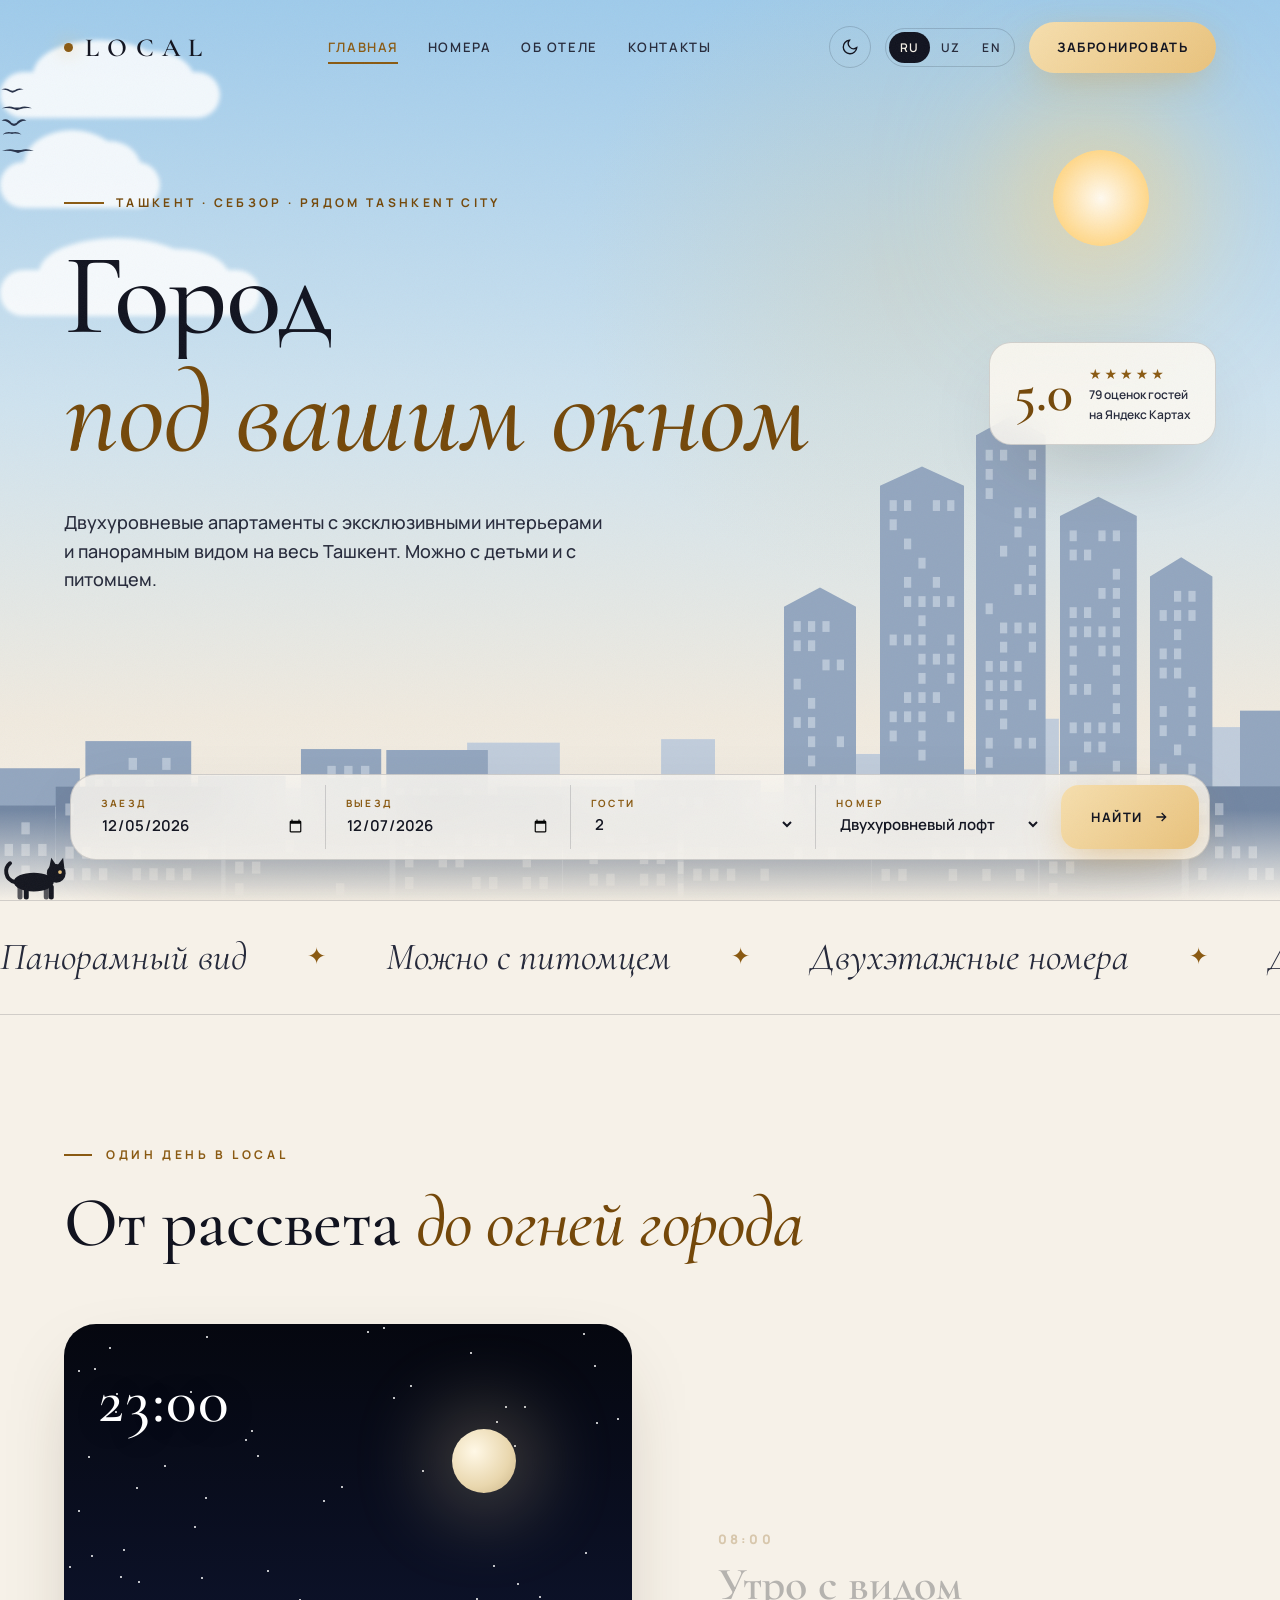
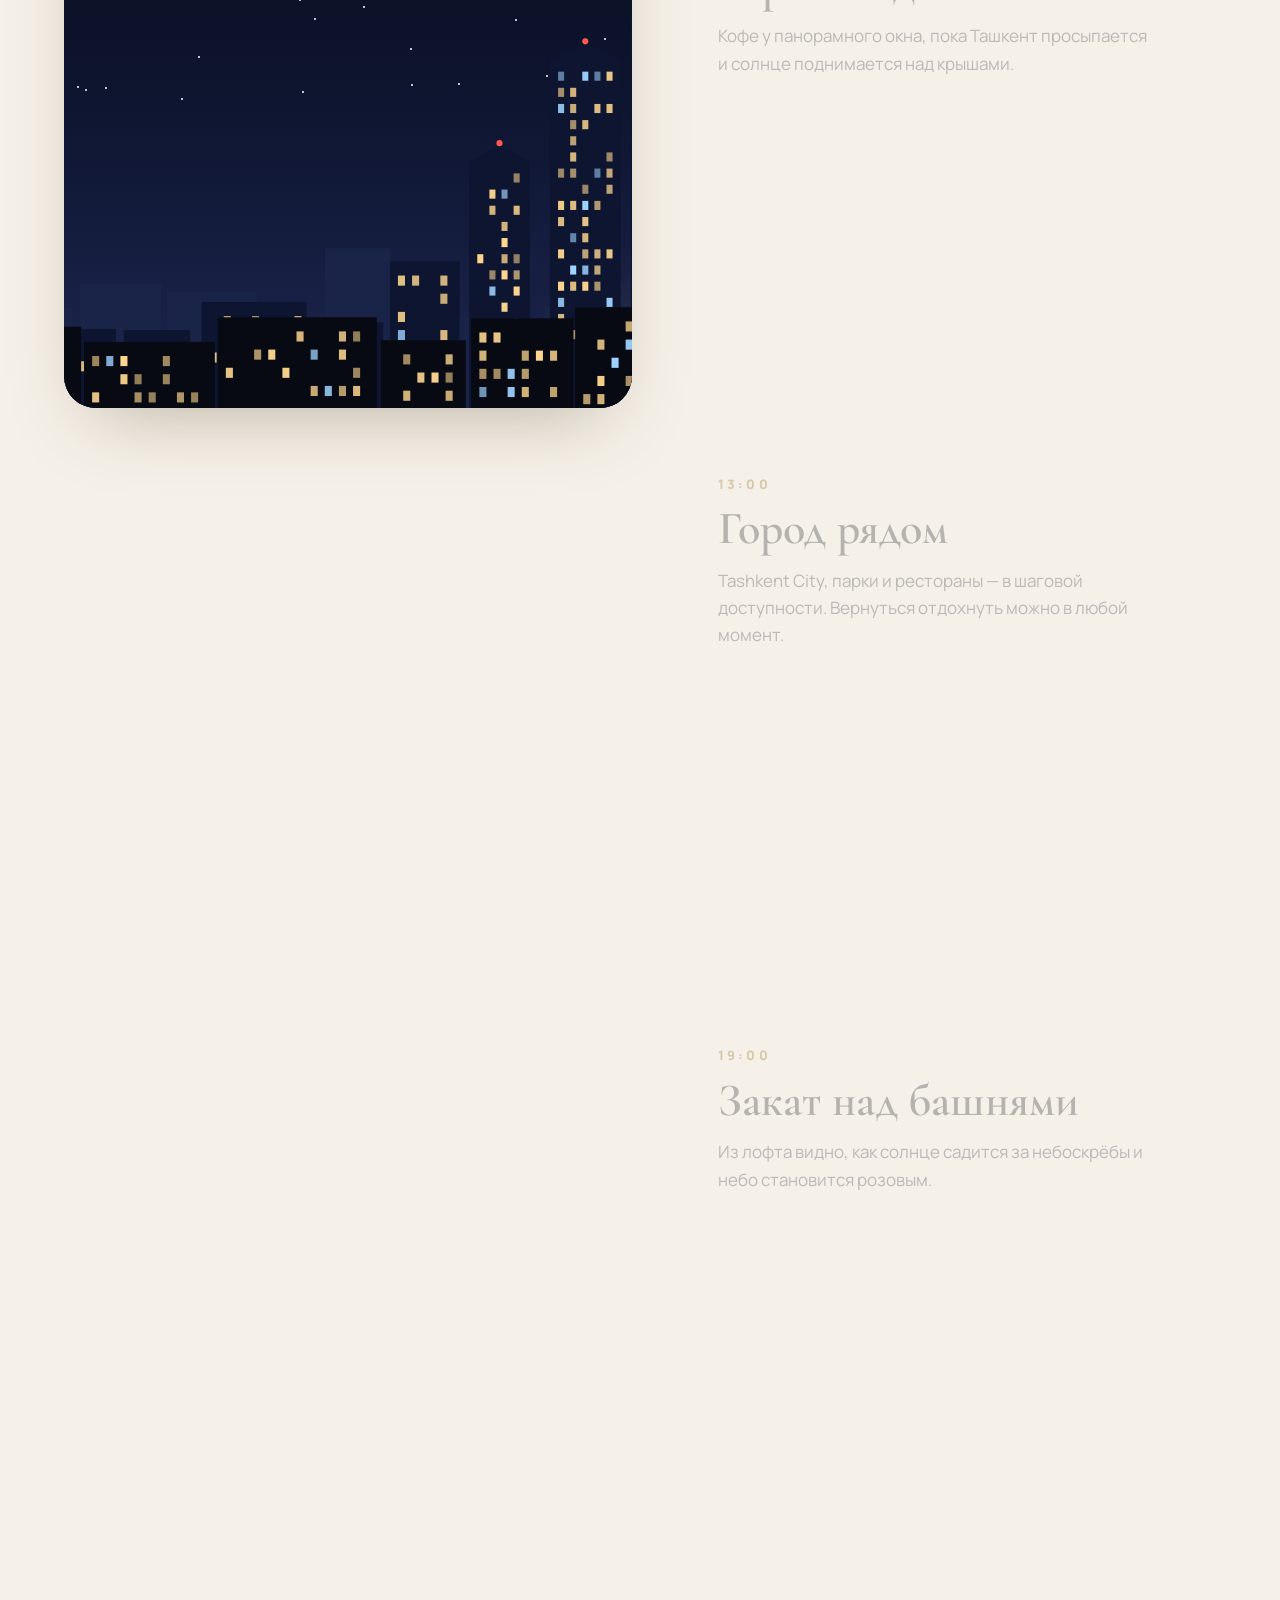
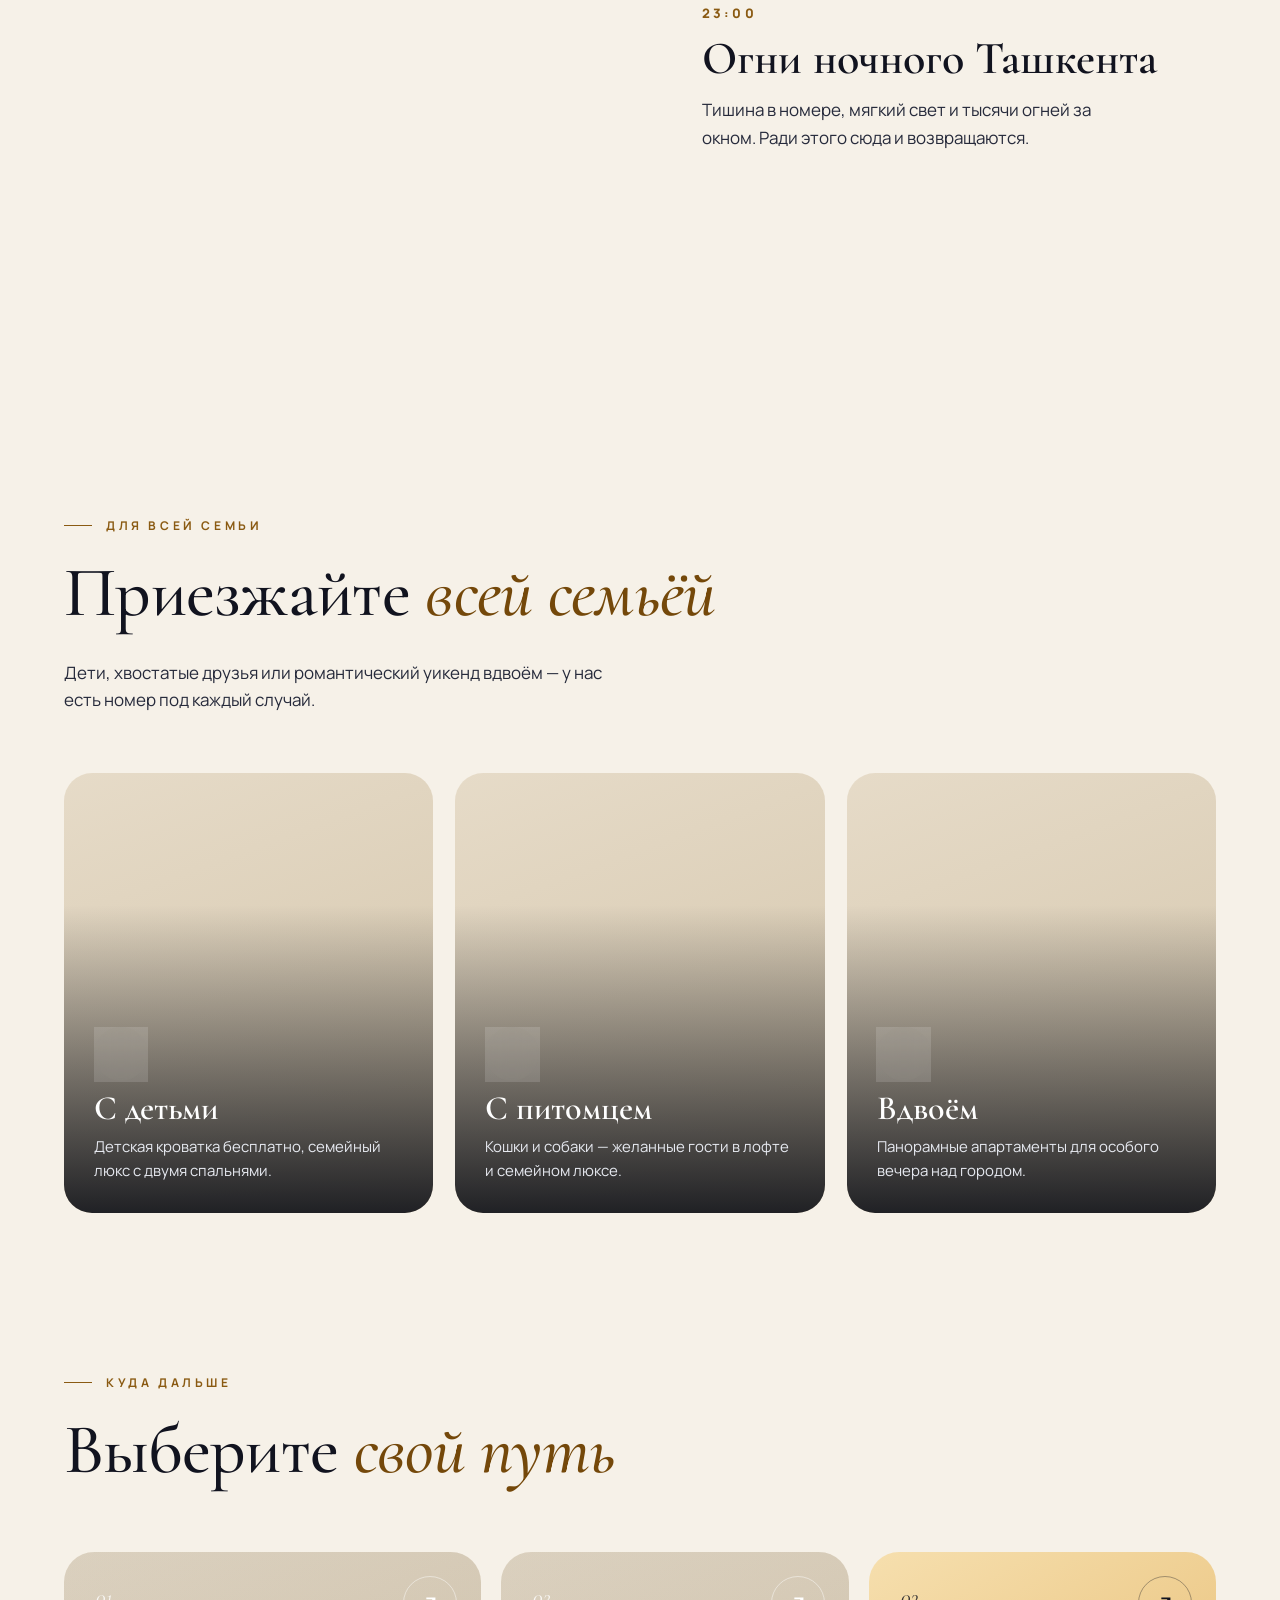
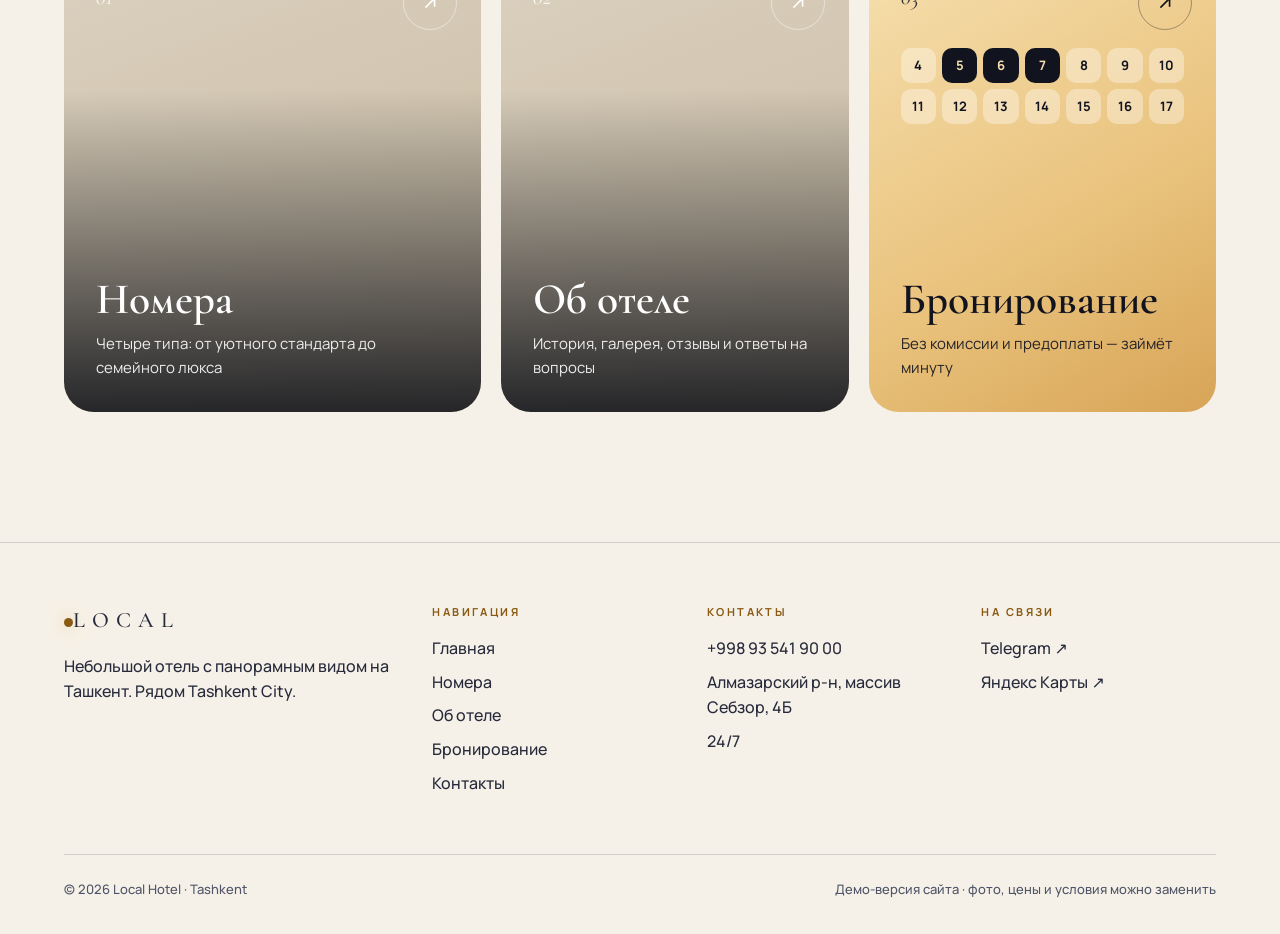
<file: index.html>
<!DOCTYPE html>
<html lang="ru" data-theme="light">
<head>
<meta charset="UTF-8">
<meta name="viewport" content="width=device-width, initial-scale=1">
<title>Local Hotel — Ташкент, Себзор · панорамные апартаменты</title>
<meta name="description" content="Local Hotel в Ташкенте: двухуровневые апартаменты с панорамным видом, рядом Tashkent City. Можно с детьми и с питомцем. Рейтинг 5.0.">
<meta property="og:title" content="Local Hotel — город под вашим окном">
<meta property="og:description" content="Панорамные апартаменты в Ташкенте. Можно с детьми и питомцем. Бронирование напрямую.">
<link rel="preconnect" href="https://fonts.googleapis.com"><link rel="preconnect" href="https://fonts.gstatic.com" crossorigin>
<link href="https://fonts.googleapis.com/css2?family=Cormorant+Garamond:ital,wght@0,400;0,500;0,600;1,400;1,500;1,600&family=Manrope:wght@400;500;600;700;800&display=swap" rel="stylesheet">
<link rel="stylesheet" href="style.css?v=1794909452">
<script>document.documentElement.dataset.theme=(()=>{try{return localStorage.getItem('lh_theme')||'light'}catch(e){return'light'}})()</script>
</head>
<body data-page="home">

<!-- ГЛАВНЫЙ ЭКРАН -->
<section class="hero" id="hero">
  <div class="hero-glow" id="glow"></div>
  <div class="stars" id="stars"></div>
  <div class="shoot" style="top:12%;right:22%"></div>
  <div class="shoot" style="top:22%;right:48%;animation-delay:3.5s"></div>
  <div id="clouds"></div>
  <div class="birds" id="birds"></div>
  <div class="orbs" id="orb"><div class="o-sun"></div><div class="o-moon"></div></div>
  <div class="hero-sky city-auto" id="heroSky"><svg data-city="420" viewBox="0 0 1600 420" preserveAspectRatio="xMidYMax slice"></svg></div>

  <div class="hero-inner">
    <div class="eyebrow" data-i18n="eyebrow"></div>
    <h1 class="h1 split" data-i18n="h1"></h1>
    <p class="hero-sub reveal d2" data-i18n="hero_sub"></p>
  </div>

  <div class="rating-chip">
    <b>5.0</b>
    <div><div class="stars5">★★★★★</div><small data-i18n="chip"></small></div>
  </div>

  <form class="book-bar" id="quick" autocomplete="off">
    <div class="field"><label data-i18n="f_in"></label><input type="date" id="qIn" required></div>
    <div class="field"><label data-i18n="f_out"></label><input type="date" id="qOut" required></div>
    <div class="field"><label data-i18n="f_guests"></label>
      <select id="qG"><option>1</option><option selected>2</option><option>3</option><option>4</option><option>5</option></select></div>
    <div class="field"><label data-i18n="f_room"></label><select id="qRoom"></select></div>
    <button class="btn btn-gold" type="submit"><span data-i18n="check"></span>
      <svg viewBox="0 0 24 24" fill="none" stroke="currentColor" stroke-width="2"><path d="M5 12h14M13 6l6 6-6 6"/></svg></button>
  </form>
</section>

<!-- БЕГУЩАЯ СТРОКА + КОТ -->
<div class="marquee" id="marquee"><div class="marquee-track" id="mq"></div></div>

<!-- ОДИН ДЕНЬ В LOCAL -->
<section class="sec day" id="day">
  <div class="wrap">
    <div class="kicker reveal" data-i18n="day_k"></div>
    <h2 class="h2 split" data-i18n="day_h"></h2>
    <div class="day-grid">
      <div class="day-sticky">
        <div class="day-sky s0" id="daySky">
          <i class="sky-l l0"></i><i class="sky-l l1"></i><i class="sky-l l2"></i><i class="sky-l l3"></i>
          <div class="day-stars" id="dayStars"></div>
          <div class="d-sun"></div><div class="d-moon"></div>
          <div class="day-time" id="dayTime">08:00</div>
          <div class="day-city"><svg id="daySvg" viewBox="0 0 1600 420" preserveAspectRatio="xMidYMax slice"></svg></div>
        </div>
      </div>
      <div class="day-steps">
        <div class="step" data-s="0"><span class="time" data-i18n="d1_t"></span><h3 data-i18n="d1_h"></h3><p data-i18n="d1_p"></p></div>
        <div class="step" data-s="1"><span class="time" data-i18n="d2_t"></span><h3 data-i18n="d2_h"></h3><p data-i18n="d2_p"></p></div>
        <div class="step" data-s="2"><span class="time" data-i18n="d3_t"></span><h3 data-i18n="d3_h"></h3><p data-i18n="d3_p"></p></div>
        <div class="step" data-s="3"><span class="time" data-i18n="d4_t"></span><h3 data-i18n="d4_h"></h3><p data-i18n="d4_p"></p></div>
      </div>
    </div>
  </div>
</section>

<!-- ДЛЯ ВСЕЙ СЕМЬИ -->
<section class="sec" style="padding-top:30px">
  <div class="wrap">
    <div class="kicker reveal" data-i18n="fam_k"></div>
    <h2 class="h2 split" data-i18n="fam_h"></h2>
    <p class="lead reveal d1" style="margin-top:24px" data-i18n="fam_p"></p>
    <div class="family">
      <a href="booking.html?kids=1" class="fam reveal" data-tilt><div class="ph" id="famKids"></div>
        <div><span class="emo" data-ic="kid"></span><h3 data-i18n="fam1_h"></h3><p data-i18n="fam1_p"></p></div></a>
      <a href="booking.html?pet=1" class="fam reveal d1" data-tilt><div class="ph" id="famPet"></div>
        <div><span class="emo" data-ic="pet"></span><h3 data-i18n="fam2_h"></h3><p data-i18n="fam2_p"></p></div></a>
      <a href="booking.html?room=pano" class="fam reveal d2" data-tilt><div class="ph" id="famTwo"></div>
        <div><span class="emo" data-ic="heart"></span><h3 data-i18n="fam3_h"></h3><p data-i18n="fam3_p"></p></div></a>
    </div>
  </div>
</section>

<!-- КУДА ДАЛЬШЕ -->
<section class="sec" style="padding-top:30px">
  <div class="wrap">
    <div class="kicker reveal" data-i18n="go_k"></div>
    <h2 class="h2 split" data-i18n="go_h"></h2>
    <div class="go-grid">
      <a href="rooms.html" class="go reveal"><div class="ph" id="go1"></div><span class="go-n">01</span>
        <div class="go-t"><h3 data-i18n="go1"></h3><p data-i18n="go1s"></p></div><span class="go-arrow"><svg viewBox="0 0 24 24" fill="none" stroke="currentColor" stroke-width="1.8"><path d="M7 17 17 7M8 7h9v9"/></svg></span></a>
      <a href="about.html" class="go reveal d1"><div class="ph" id="go2"></div><span class="go-n">02</span>
        <div class="go-t"><h3 data-i18n="go2"></h3><p data-i18n="go2s"></p></div><span class="go-arrow"><svg viewBox="0 0 24 24" fill="none" stroke="currentColor" stroke-width="1.8"><path d="M7 17 17 7M8 7h9v9"/></svg></span></a>
      <a href="booking.html" class="go gold reveal d2"><span class="go-n">03</span>
        <div class="go-cal" id="goCal"></div>
        <div class="go-t"><h3 data-i18n="go3"></h3><p data-i18n="go3s"></p></div><span class="go-arrow"><svg viewBox="0 0 24 24" fill="none" stroke="currentColor" stroke-width="1.8"><path d="M7 17 17 7M8 7h9v9"/></svg></span></a>
    </div>
  </div>
</section>

<script src="app.js?v=1794909452"></script>
<script>

/* фото */
const img=(id,src)=>$(id).insertAdjacentHTML('afterbegin',`<img src="${src}" alt="" loading="lazy" onerror="this.remove()">`);
img('#famKids',IMG.kids); img('#famPet',IMG.dogs); img('#famTwo',ROOMS[2].img);

/* небо: звёзды, облака, птицы */
const st=$('#stars');
for(let i=0;i<110;i++){const s=document.createElement('i');s.style.cssText=`left:${rnd(0,100)}%;top:${rnd(0,100)}%;animation-delay:${rnd(0,3)}s;transform:scale(${rnd(.5,1.4)})`;st.appendChild(s)}
[[8,220,55],[18,160,75],[30,260,95]].forEach(([top,w,dur],i)=>$('#clouds').insertAdjacentHTML('beforeend',`<div class="cloud" style="top:${top}%;width:${w}px;animation-duration:${dur}s;animation-delay:-${i*22}s"></div>`));
/* стая: силуэты птиц с гнущимися крыльями (morph), у каждой свой ритм */
const W={up:'M0 4 Q7 -1 13 7 L16 8 L19 7 Q25 -1 32 4 Q25 3 19 10 L16 11 L13 10 Q7 3 0 4 Z',mid:'M0 9 Q7 6 13 8 L16 8 L19 8 Q25 6 32 9 Q25 8 19 10 L16 11 L13 10 Q7 8 0 9 Z',dn:'M3 15 Q8 9 13 8 L16 8 L19 8 Q24 9 29 15 Q24 12 19 10 L16 11 L13 10 Q8 12 3 15 Z'};
const flap=[W.mid,W.up,W.mid,W.dn,W.mid,W.up,W.mid,W.dn,W.mid,W.up,W.mid,W.mid,W.mid].join(';');
const kt=[...Array(13)].map((_,i)=>(i/12).toFixed(3)).join(';');
const ks=[...Array(12)].map(()=>'.45 0 .55 1').join(';');
[[16,0,38,1],[34,-1.4,38,.82],[2,-2.3,38,.74],[58,-19,46,1.05],[44,-20.5,46,.7]].forEach(([top,del,dur,sc],i)=>$('#birds').insertAdjacentHTML('beforeend',
 `<div class="bird" style="top:${top}px;animation-delay:${del}s;animation-duration:${dur}s"><div class="bob" style="animation-duration:${(3.2+i*.6).toFixed(1)}s;animation-delay:-${i}s">
  <svg viewBox="-2 -3 36 20" style="width:${(34*sc).toFixed(0)}px;height:${(19*sc).toFixed(0)}px"><path d="${W.mid}">
   <animate attributeName="d" dur="${(1.9+i*.23).toFixed(2)}s" begin="-${(i*.37).toFixed(2)}s" repeatCount="indefinite" values="${flap}" keyTimes="${kt}" calcMode="spline" keySplines="${ks}"/></path></svg></div></div>`));

/* свечение и параллакс */
const hero=$('#hero'),glow=$('#glow');
hero.addEventListener('mousemove',e=>{const r=hero.getBoundingClientRect();glow.style.left=(e.clientX-r.left)+'px';glow.style.top=(e.clientY-r.top)+'px'});
addEventListener('scroll',()=>{const y=scrollY;if(y<innerHeight){$('#heroSky').style.transform=`translateY(${y*.22}px)`;$('#orb').style.transform=`translateY(${y*.5}px)`}},{passive:true});

/* быстрый поиск → страница бронирования */
const iso=d=>d.toISOString().slice(0,10);
$('#qIn').min=iso(new Date());$('#qIn').value=iso(new Date(Date.now()+864e5));$('#qOut').value=iso(new Date(Date.now()+3*864e5));
$('#qIn').onchange=()=>{if($('#qOut').value<=$('#qIn').value){const n=new Date($('#qIn').value);n.setDate(n.getDate()+1);$('#qOut').value=iso(n)}};
$('#quick').onsubmit=e=>{e.preventDefault();
  const q=new URLSearchParams({in:$('#qIn').value,out:$('#qOut').value,adults:$('#qG').value,room:$('#qRoom').value});
  const a=document.createElement('a');a.href='booking.html?'+q;document.body.appendChild(a);a.click()};

/* кот */
LH.cat($('#marquee'));


/* один день: небо меняется при прокрутке */
const sky=$('#daySky');
city($('#daySvg'),420,{c1:'var(--b1)',c2:'var(--b2)',c3:'var(--b3)',lit:'#ffd890'});
for(let i=0;i<60;i++){const s=document.createElement('i');s.style.cssText=`left:${rnd(0,100)}%;top:${rnd(0,55)}%;animation-delay:${rnd(0,3)}s`;$('#dayStars').appendChild(s)}
const PAL=[['#e9c6b5','#c69c93','#9b7d86'],['#a9c2da','#7d97b5','#5b7392'],['#7a5277','#4c3560','#2a2140'],['#1a2448','#0e1530','#070a12']];
function setDay(i){
  sky.className='day-sky s'+i;
  PAL[i].forEach((c,k)=>sky.style.setProperty('--b'+(k+1),c));
  $('#dayTime').textContent=['08:00','13:00','19:00','23:00'][i];
  $$('.step').forEach(st=>st.classList.toggle('on',+st.dataset.s===i));
}
setDay(0);
const dio=new IntersectionObserver(es=>es.forEach(e=>{if(e.isIntersecting)setDay(+e.target.dataset.s)}),{rootMargin:'-45% 0px -45% 0px'});
$$('.step').forEach(st=>dio.observe(st));

/* карточки «куда дальше» */
img('#go1',ROOMS[1].img); img('#go2',IMG.about);
const d0=new Date();$('#goCal').innerHTML=[...Array(14)].map((_,i)=>{const d=new Date(d0.getTime()+i*864e5);return `<span class="${i>=1&&i<=3?'sel':''}">${d.getDate()}</span>`}).join('');

/* динамика при смене языка */
function render(){
  const it=t('mq').map(x=>`<span>${x}</span>`).join('');$('#mq').innerHTML=it+it+it;
  const sel=$('#qRoom'),cur=sel.value||'loft';
  sel.innerHTML=ROOMS.map(r=>`<option value="${r.id}">${t('r_'+r.id)}</option>`).join('');sel.value=cur;
}
document.addEventListener('lang',render);
LH.init();
</script>
</body>
</html>
</file>
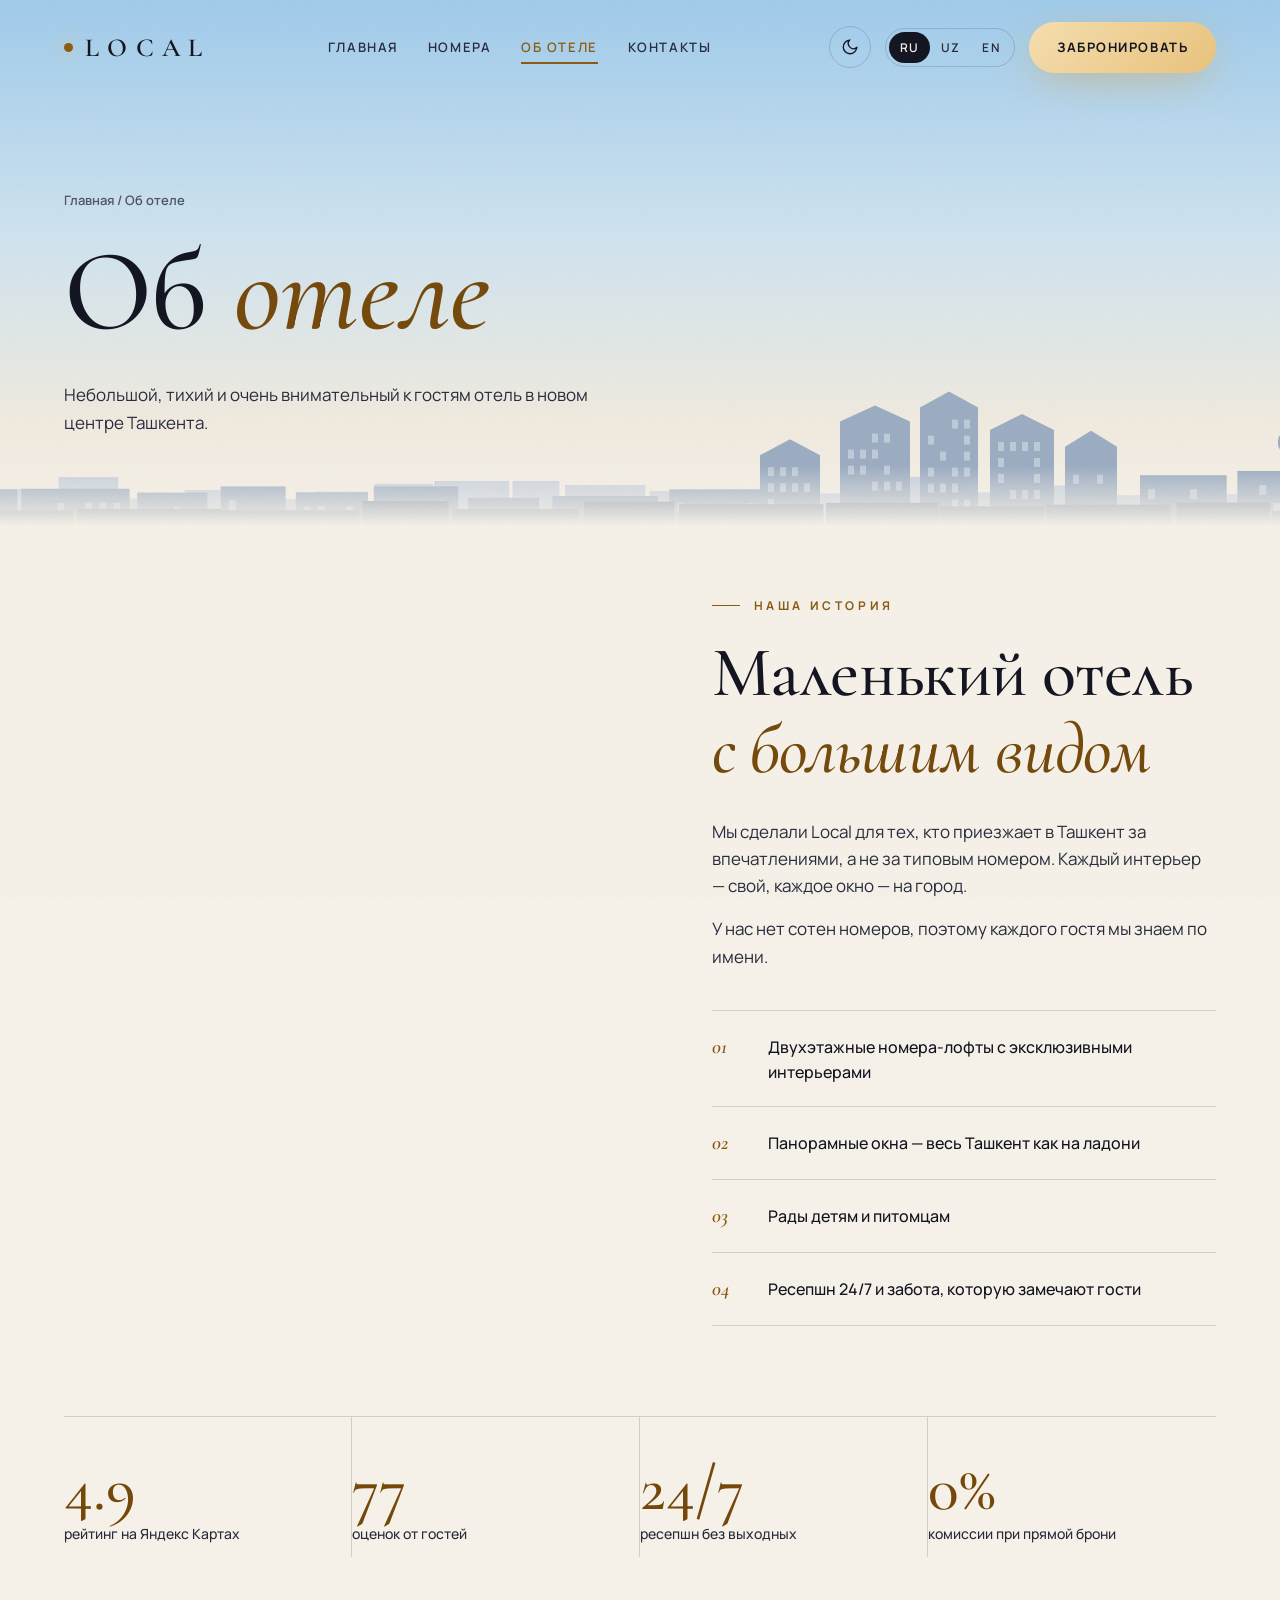
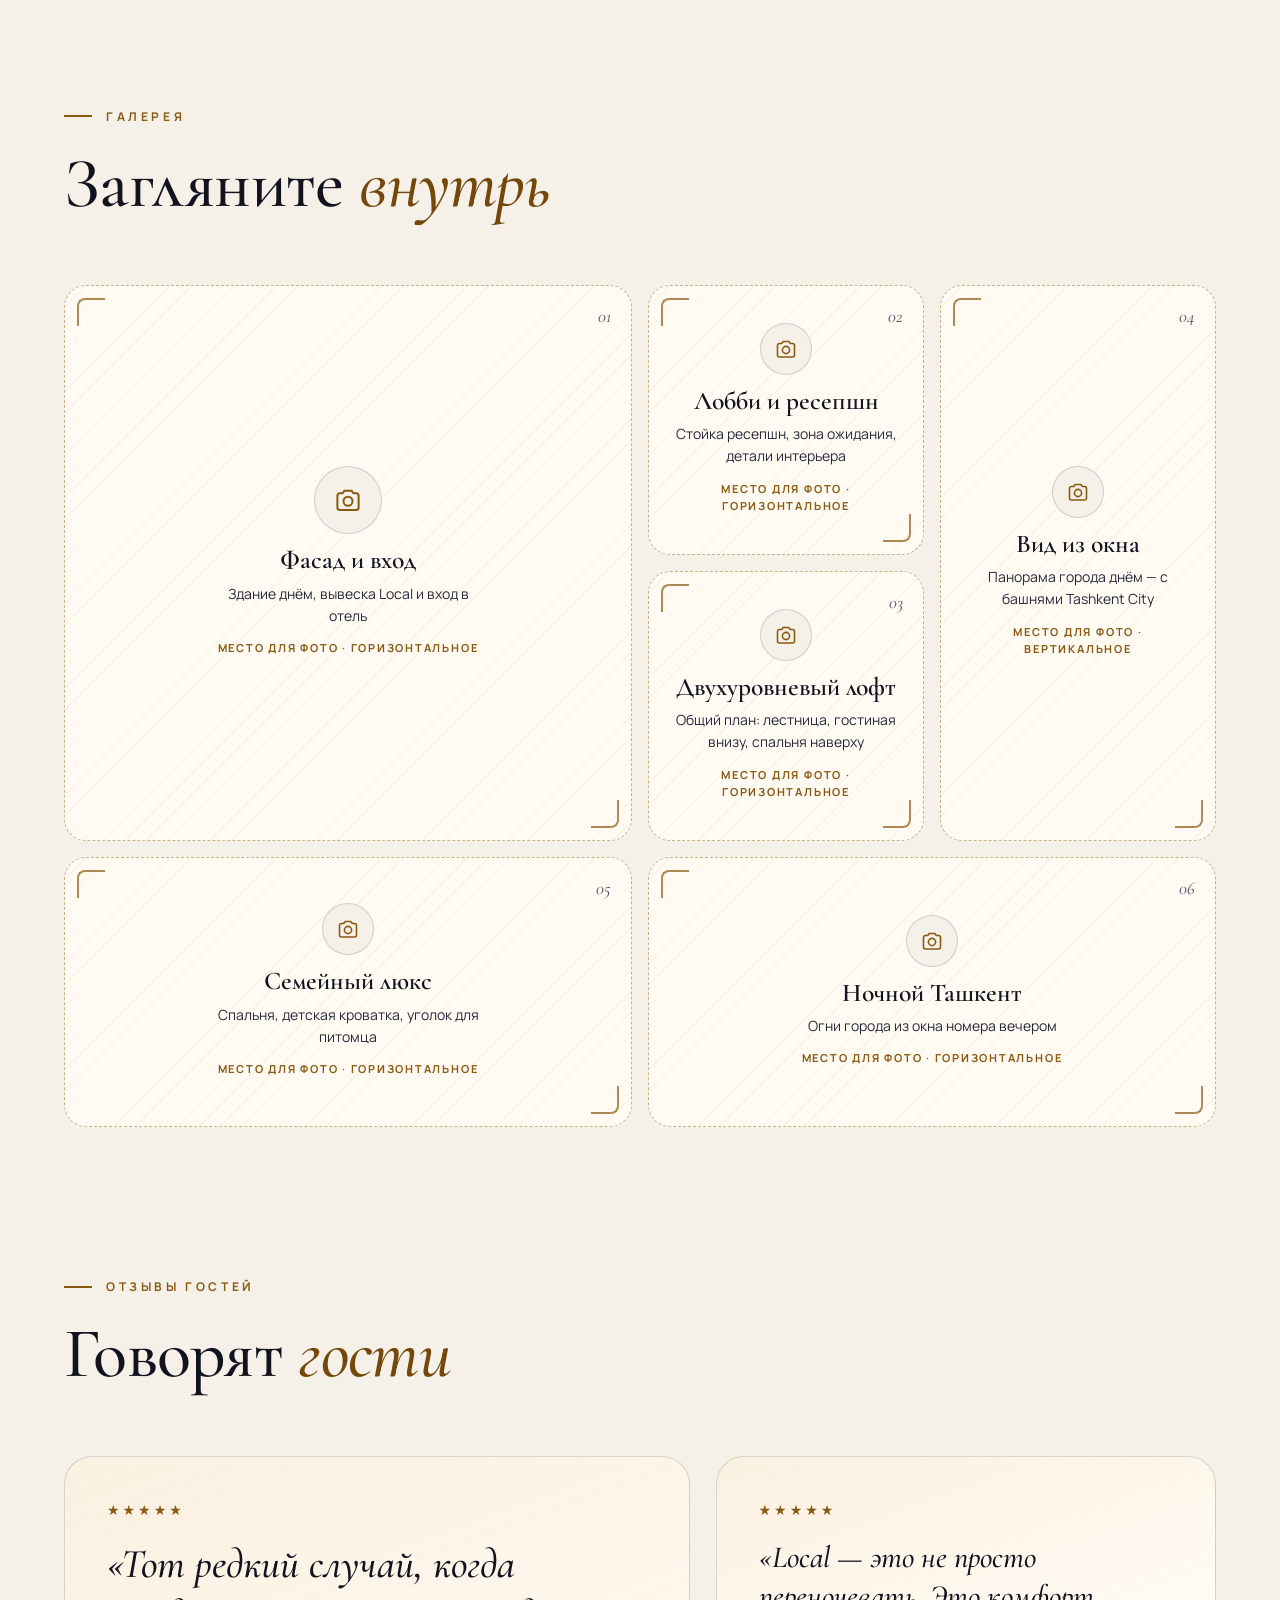
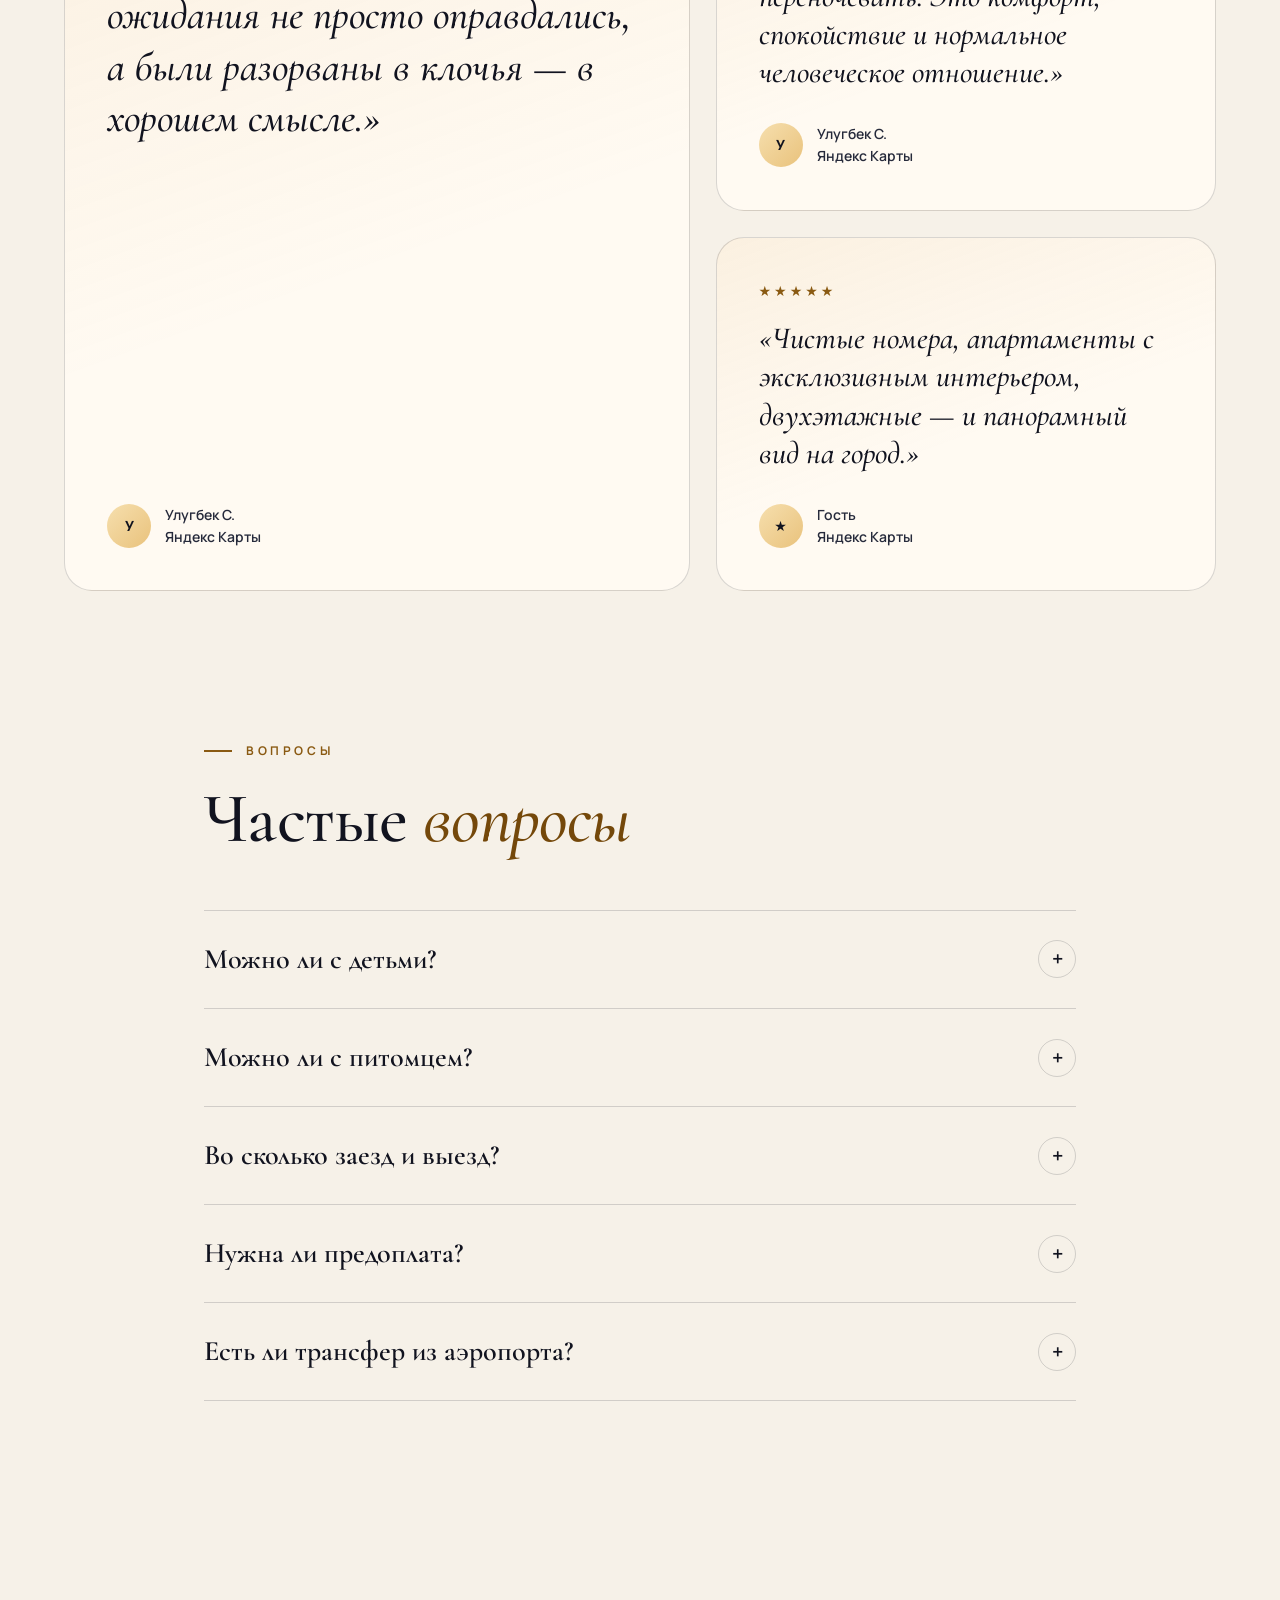
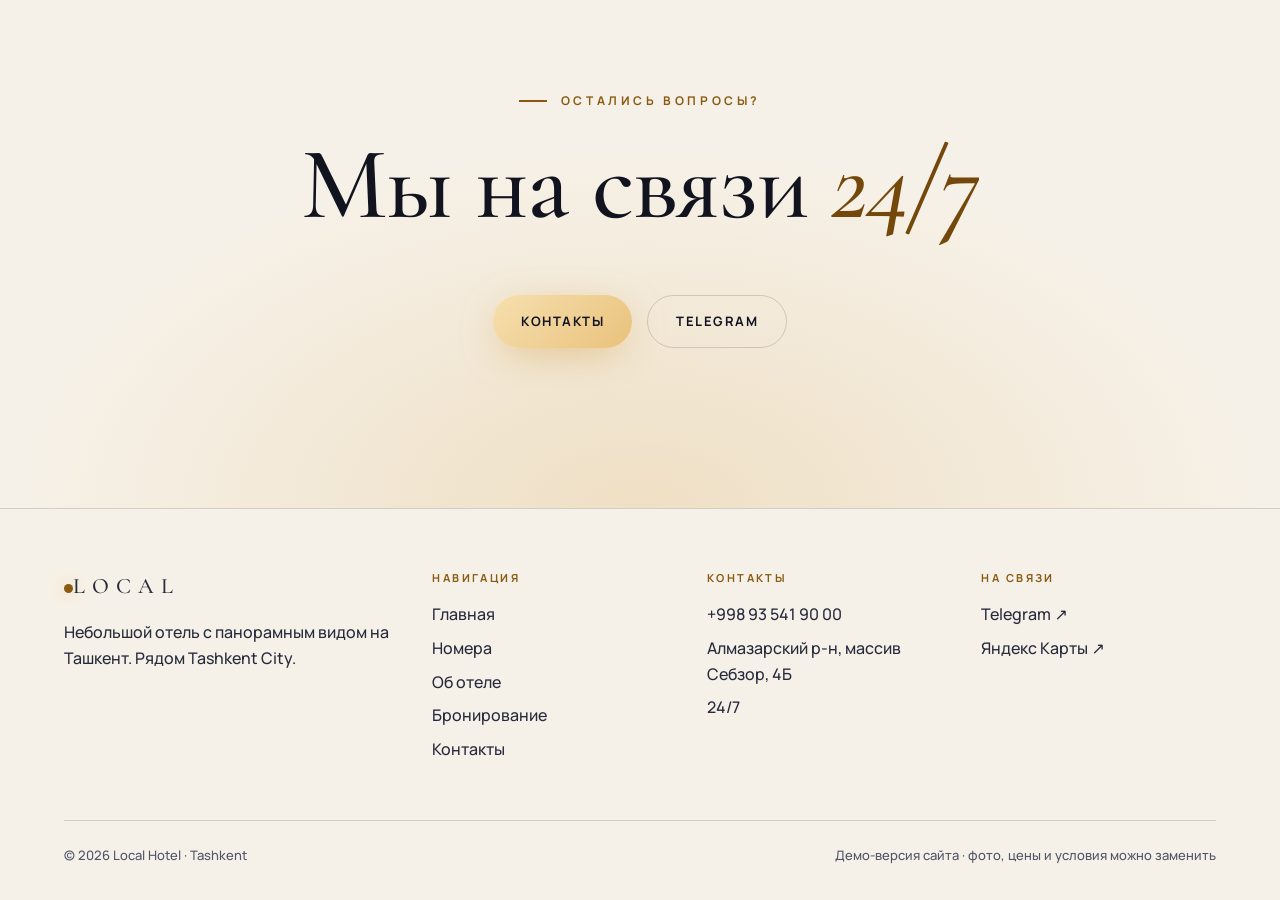
<file: about.html>
<!DOCTYPE html>
<html lang="ru" data-theme="light">
<head>
<meta charset="UTF-8">
<meta name="viewport" content="width=device-width, initial-scale=1">
<title>Об отеле — Local Hotel, Ташкент</title>
<meta name="description" content="Local Hotel — небольшой отель с панорамным видом на Ташкент. История, галерея, отзывы и ответы на частые вопросы.">
<link rel="preconnect" href="https://fonts.googleapis.com"><link rel="preconnect" href="https://fonts.gstatic.com" crossorigin>
<link href="https://fonts.googleapis.com/css2?family=Cormorant+Garamond:ital,wght@0,400;0,500;0,600;1,400;1,500;1,600&family=Manrope:wght@400;500;600;700;800&display=swap" rel="stylesheet">
<link rel="stylesheet" href="style.css?v=1794909452">
<script>document.documentElement.dataset.theme=(()=>{try{return localStorage.getItem('lh_theme')||'light'}catch(e){return'light'}})()</script>
</head>
<body data-page="about">

<header class="page-head">
  <div class="wrap">
    <div class="crumbs reveal"><a href="index.html" data-i18n="nav_home"></a> / <span data-i18n="nav_about"></span></div>
    <h1 class="h1 split" data-i18n="ap_h"></h1>
    <p class="lead reveal d2" data-i18n="ap_p"></p>
  </div>
  <div class="mini-city city-auto"><svg data-city="140" viewBox="0 0 1600 140" preserveAspectRatio="xMidYMax slice"></svg></div>
</header>

<section class="sec" style="padding-top:70px">
  <div class="wrap">
    <div class="about-grid">
      <div class="ph arch reveal" id="storyImg"><div class="badge" data-i18n="badge"></div></div>
      <div>
        <div class="kicker reveal" data-i18n="story_k"></div>
        <h2 class="h2 split" data-i18n="story_h"></h2>
        <p class="lead reveal d1" style="margin-top:26px" data-i18n="story_p1"></p>
        <p class="lead reveal d2" style="margin-top:16px" data-i18n="story_p2"></p>
        <div class="num-list reveal d3">
          <div><em>01</em><p data-i18n="a1"></p></div>
          <div><em>02</em><p data-i18n="a2"></p></div>
          <div><em>03</em><p data-i18n="a3"></p></div>
          <div><em>04</em><p data-i18n="a4"></p></div>
        </div>
      </div>
    </div>
    <div class="stats">
      <div class="stat reveal"><b data-count="5.0">0</b><span data-i18n="s1"></span></div>
      <div class="stat reveal d1"><b data-count="79">0</b><span data-i18n="s2"></span></div>
      <div class="stat reveal d2"><b>24/7</b><span data-i18n="s3"></span></div>
      <div class="stat reveal d3"><b>0%</b><span data-i18n="s4"></span></div>
    </div>
  </div>
</section>

<section class="sec" style="padding-top:20px">
  <div class="wrap">
    <div class="kicker reveal" data-i18n="gal_k"></div>
    <h2 class="h2 split" data-i18n="gal_h"></h2>
    <div class="gallery slots" id="gallery"></div>
  </div>
</section>

<section class="sec" style="padding-top:20px">
  <div class="wrap">
    <div class="kicker reveal" data-i18n="rev_k"></div>
    <h2 class="h2 split" data-i18n="rev_h"></h2>
    <div class="reviews">
      <div class="rev big reveal"><div><div class="stars5">★★★★★</div><q data-i18n="r1"></q></div>
        <div class="who"><div class="av">У</div><div>Улугбек С.<br><span data-i18n="ya"></span></div></div></div>
      <div class="rev reveal d1"><div class="stars5">★★★★★</div><q data-i18n="r2"></q>
        <div class="who"><div class="av">У</div><div>Улугбек С.<br><span data-i18n="ya"></span></div></div></div>
      <div class="rev reveal d2"><div class="stars5">★★★★★</div><q data-i18n="r3"></q>
        <div class="who"><div class="av">★</div><div><span data-i18n="guest_n"></span><br><span data-i18n="ya"></span></div></div></div>
    </div>
  </div>
</section>

<section class="sec" style="padding-top:20px">
  <div class="wrap" style="max-width:1000px">
    <div class="kicker reveal" data-i18n="faq_k"></div>
    <h2 class="h2 split" data-i18n="faq_h"></h2>
    <div class="faq reveal d1">
      <div class="qa"><button><span data-i18n="q1"></span><i>+</i></button><div class="ans"><div><p data-i18n="aq1"></p></div></div></div>
      <div class="qa"><button><span data-i18n="q2"></span><i>+</i></button><div class="ans"><div><p data-i18n="aq2"></p></div></div></div>
      <div class="qa"><button><span data-i18n="q3"></span><i>+</i></button><div class="ans"><div><p data-i18n="aq3"></p></div></div></div>
      <div class="qa"><button><span data-i18n="q4"></span><i>+</i></button><div class="ans"><div><p data-i18n="aq4"></p></div></div></div>
      <div class="qa"><button><span data-i18n="q5"></span><i>+</i></button><div class="ans"><div><p data-i18n="aq5"></p></div></div></div>
    </div>
  </div>
</section>

<section class="cta">
  <div class="wrap">
    <div class="kicker reveal" style="justify-content:center" data-i18n="more_k"></div>
    <h2 class="h2 split" data-i18n="more_h"></h2>
    <div class="btns reveal d2">
      <a href="contacts.html" class="btn btn-gold"><span data-i18n="more_btn"></span></a>
      <a href="https://t.me/+998935419000" target="_blank" rel="noopener" class="btn btn-ghost"><span>Telegram</span></a>
    </div>
  </div>
</section>

<script src="app.js?v=1794909452"></script>
<script>
$('#storyImg').insertAdjacentHTML('afterbegin',`<img src="${IMG.r1}" alt="" loading="lazy" onerror="this.remove()">`);
function gallery(){
  $('#gallery').innerHTML=GALLERY.map((g,i)=>g.img
    ?`<div class="ph reveal in d${i%4}"><img src="${g.img}" alt="${t(g.key+'_h')}" loading="lazy" onerror="this.remove()"></div>`
    :`<div class="slot reveal in d${i%4}"><span class="slot-n">0${i+1}</span>
        <div class="slot-c"><span class="slot-ic">${LH.ic('camera')}</span>
        <h4>${t(g.key+'_h')}</h4><p>${t(g.key+'_p')}</p>
        <small>${t('slot')} · ${t('o_'+g.o)}</small></div></div>`).join('');
}
document.addEventListener('lang',gallery);
LH.faq(); LH.lightbox(); LH.init();
</script>
</body>
</html>
</file>
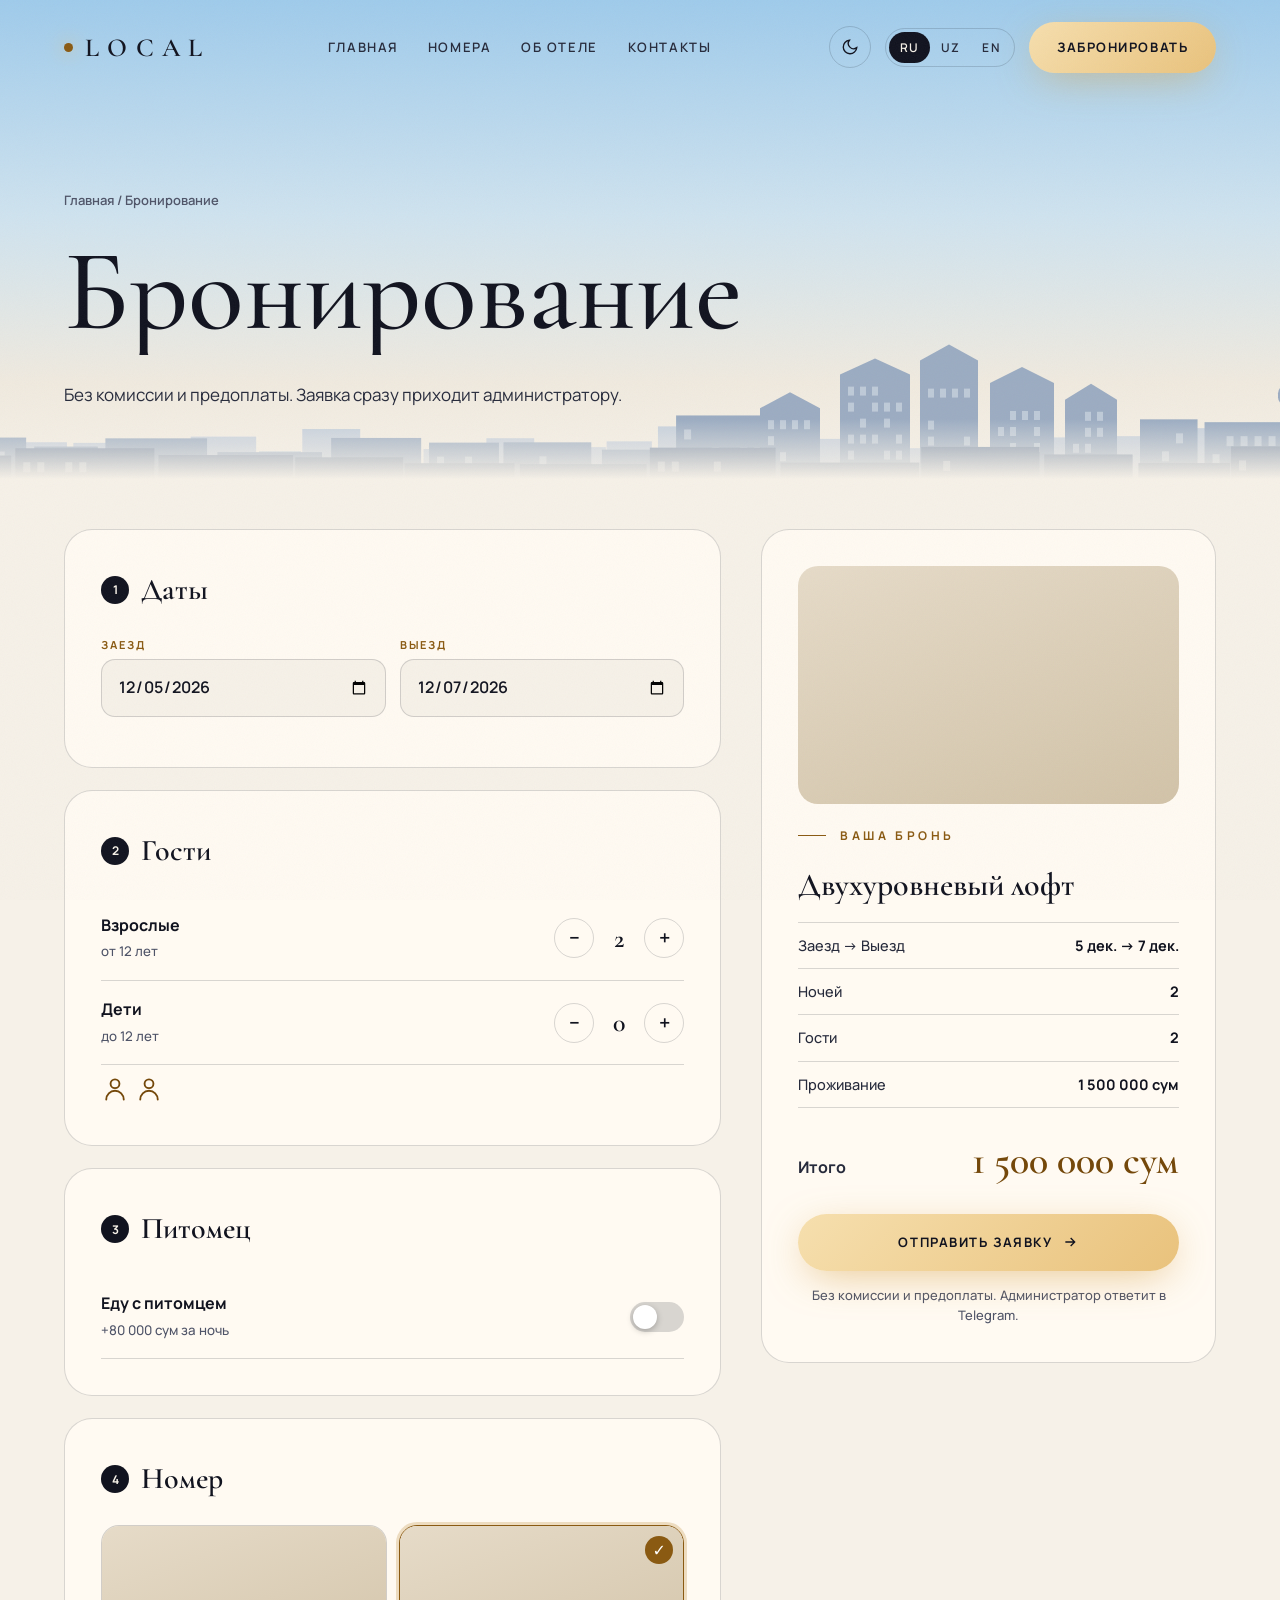
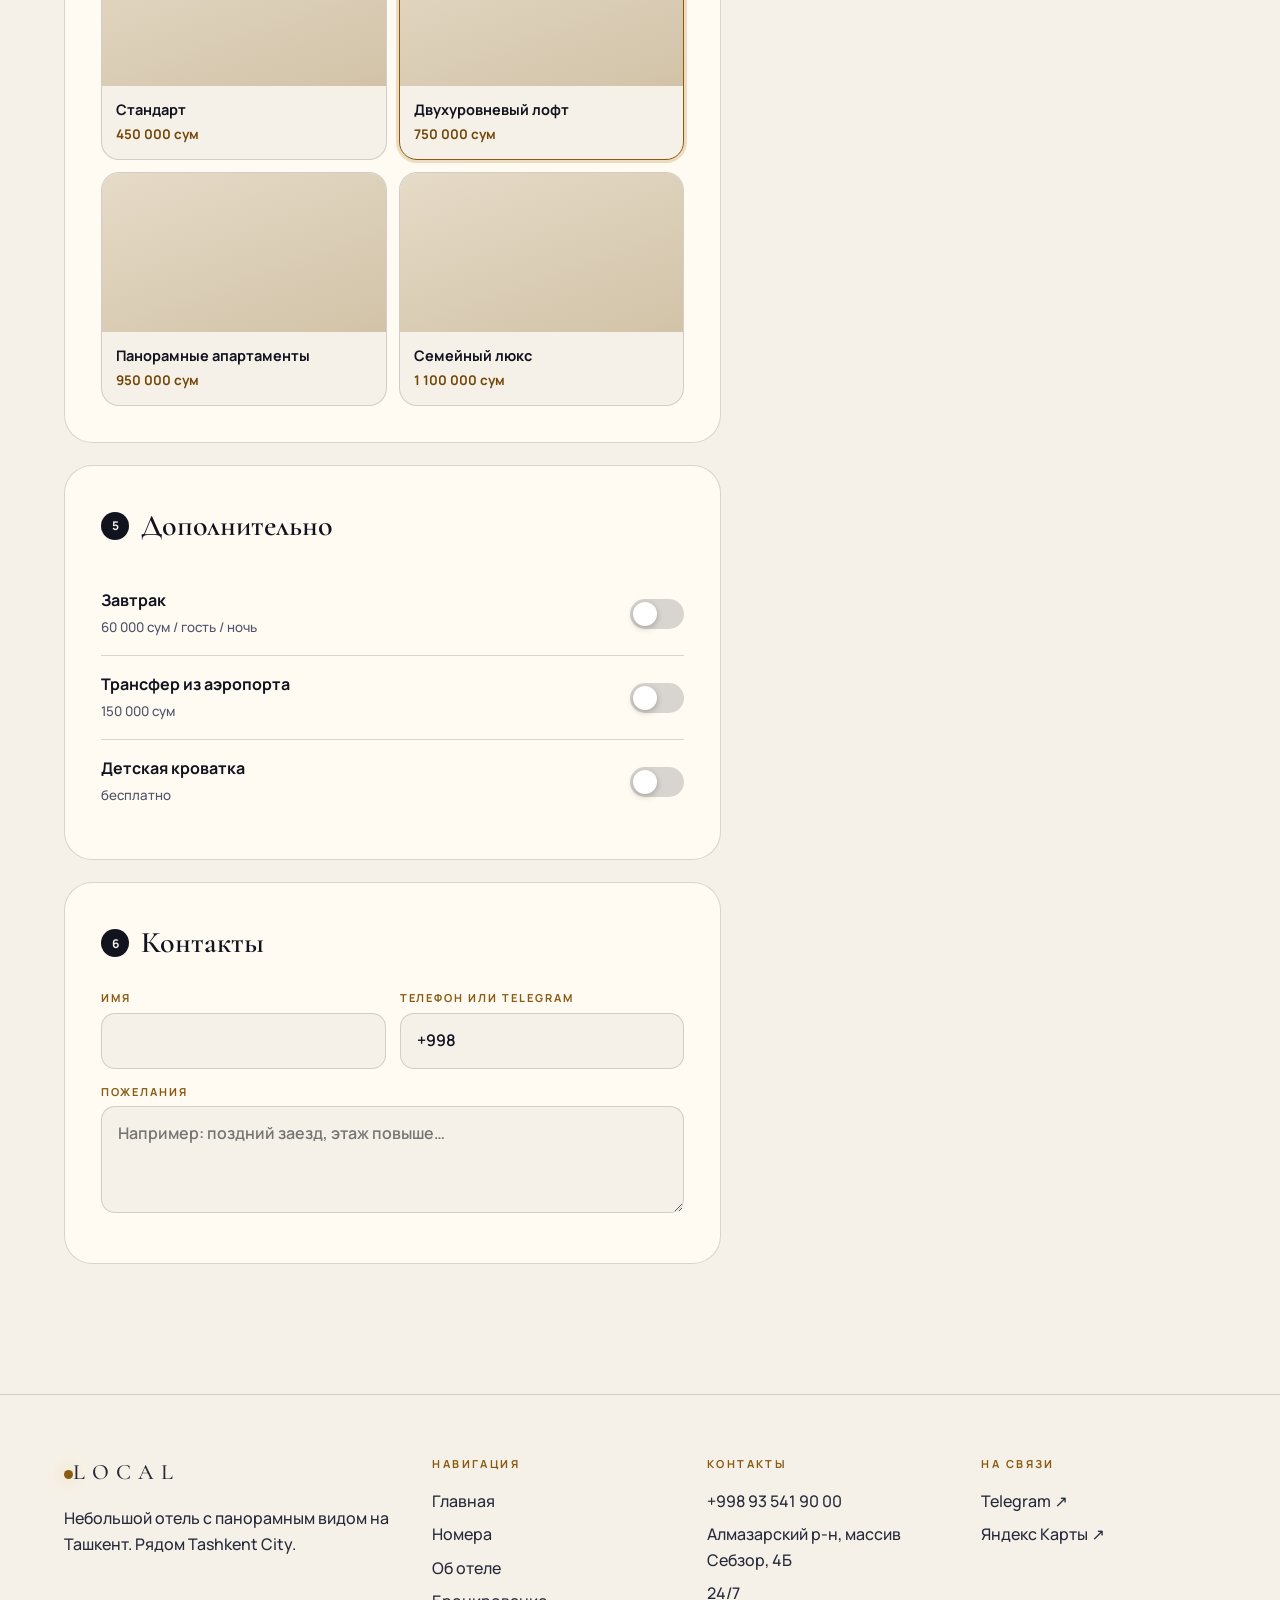
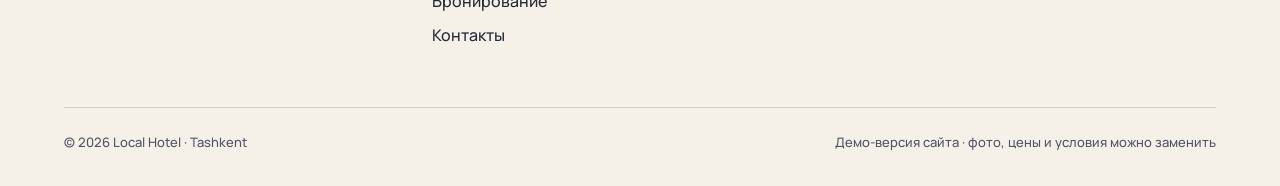
<file: booking.html>
<!DOCTYPE html>
<html lang="ru" data-theme="light">
<head>
<meta charset="UTF-8">
<meta name="viewport" content="width=device-width, initial-scale=1">
<title>Бронирование — Local Hotel, Ташкент</title>
<meta name="description" content="Забронируйте номер в Local Hotel напрямую: без комиссии и предоплаты. Можно с детьми и с питомцем.">
<link rel="preconnect" href="https://fonts.googleapis.com"><link rel="preconnect" href="https://fonts.gstatic.com" crossorigin>
<link href="https://fonts.googleapis.com/css2?family=Cormorant+Garamond:ital,wght@0,400;0,500;0,600;1,400;1,500;1,600&family=Manrope:wght@400;500;600;700;800&display=swap" rel="stylesheet">
<link rel="stylesheet" href="style.css?v=1794909452">
<script>document.documentElement.dataset.theme=(()=>{try{return localStorage.getItem('lh_theme')||'light'}catch(e){return'light'}})()</script>
</head>
<body data-page="booking">

<header class="page-head" style="padding-bottom:70px">
  <div class="wrap">
    <div class="crumbs reveal"><a href="index.html" data-i18n="nav_home"></a> / <span data-i18n="nav_book"></span></div>
    <h1 class="h1 split" data-i18n="bp_h"></h1>
    <p class="lead reveal d2" data-i18n="bp_p"></p>
  </div>
  <div class="mini-city city-auto"><svg data-city="140" viewBox="0 0 1600 140" preserveAspectRatio="xMidYMax slice"></svg></div>
</header>

<section class="sec" style="padding-top:50px">
  <div class="wrap booking">
    <div>
      <div class="panel reveal"><h3><b>1</b><span data-i18n="st_dates"></span></h3>
        <div class="row2">
          <div class="inp"><label data-i18n="f_in"></label><input type="date" id="dIn"></div>
          <div class="inp"><label data-i18n="f_out"></label><input type="date" id="dOut"></div>
        </div>
      </div>

      <div class="panel reveal"><h3><b>2</b><span data-i18n="st_guests"></span></h3>
        <div class="stepper"><div class="lbl"><b data-i18n="adults"></b><small data-i18n="adults_s"></small></div>
          <div class="ctl"><button type="button" data-s="adults" data-d="-1">−</button><output id="oAdults">2</output><button type="button" data-s="adults" data-d="1">+</button></div></div>
        <div class="stepper"><div class="lbl"><b data-i18n="kids"></b><small data-i18n="kids_s"></small></div>
          <div class="ctl"><button type="button" data-s="kids" data-d="-1">−</button><output id="oKids">0</output><button type="button" data-s="kids" data-d="1">+</button></div></div>
        <div class="guests-anim" id="gAnim"></div>
      </div>

      <div class="panel reveal"><h3><b>3</b><span data-i18n="st_pet"></span></h3>
        <label class="switch"><div class="lbl"><b data-i18n="pet_q"></b><small data-i18n="pet_s"></small></div><input type="checkbox" id="petOn"><span class="tg"></span></label>
        <div class="pet-opts" id="petOpts"><div>
          <div class="pet-types">
            <input type="radio" name="pt" id="ptCat" value="cat" checked><label for="ptCat"><span data-ic="cat"></span><i data-i18n="cat" style="font-style:normal"></i></label>
            <input type="radio" name="pt" id="ptDog" value="dog"><label for="ptDog"><span data-ic="dog"></span><i data-i18n="dog" style="font-style:normal"></i></label>
            <input type="radio" name="pt" id="ptOth" value="other"><label for="ptOth"><span data-ic="bunny"></span><i data-i18n="other" style="font-style:normal"></i></label>
          </div>
        </div></div>
      </div>

      <div class="panel reveal"><h3><b>4</b><span data-i18n="st_room"></span></h3>
        <div class="pick-rooms" id="picks"></div>
      </div>

      <div class="panel reveal"><h3><b>5</b><span data-i18n="st_extra"></span></h3>
        <label class="switch"><div class="lbl"><b data-i18n="ex_bf"></b><small data-i18n="ex_bf_s"></small></div><input type="checkbox" id="exBf"><span class="tg"></span></label>
        <label class="switch"><div class="lbl"><b data-i18n="ex_tr"></b><small data-i18n="ex_tr_s"></small></div><input type="checkbox" id="exTr"><span class="tg"></span></label>
        <label class="switch"><div class="lbl"><b data-i18n="ex_crib"></b><small data-i18n="free"></small></div><input type="checkbox" id="exCrib"><span class="tg"></span></label>
      </div>

      <div class="panel reveal"><h3><b>6</b><span data-i18n="st_contact"></span></h3>
        <div class="row2">
          <div class="inp"><label data-i18n="name"></label><input id="cName" autocomplete="name"></div>
          <div class="inp"><label data-i18n="phone"></label><input id="cPhone" value="+998 " autocomplete="tel"></div>
        </div>
        <div class="inp"><label data-i18n="comment"></label><textarea id="cNote" rows="3" data-i18n-ph="comment_ph"></textarea></div>
      </div>
    </div>

    <aside class="panel summary reveal d1">
      <div class="ph" id="sImg"></div>
      <div class="kicker" data-i18n="your"></div>
      <h4 id="sName"></h4>
      <div class="sum" id="sum"></div>
      <div class="total"><span data-i18n="total"></span><b id="sTotal">0</b></div>
      <button class="btn btn-gold" id="send"><span data-i18n="send"></span>
        <svg viewBox="0 0 24 24" fill="none" stroke="currentColor" stroke-width="2"><path d="M5 12h14M13 6l6 6-6 6"/></svg></button>
      <p class="hint" data-i18n="hint"></p>
    </aside>
  </div>
</section>

<script src="app.js?v=1794909452"></script>
<script>
const P=new URLSearchParams(location.search);
const S={adults:+P.get('adults')||2,kids:P.get('kids')?1:0,pet:!!P.get('pet'),room:P.get('room')||'loft'};
if(S.adults>6)S.adults=6;
const iso=d=>d.toISOString().slice(0,10);
$('#dIn').min=iso(new Date());
$('#dIn').value=P.get('in')||iso(new Date(Date.now()+864e5));
$('#dOut').value=P.get('out')||iso(new Date(Date.now()+3*864e5));
$('#petOn').checked=S.pet;

const fits=r=>S.adults+S.kids<=r.max&&(!S.pet||r.pets)&&(!S.kids||r.kids);
const nights=()=>Math.max(0,Math.round((new Date($('#dOut').value)-new Date($('#dIn').value))/864e5));

function picks(){
  $('#picks').innerHTML=ROOMS.map(r=>`<div class="pick ${r.id===S.room?'on':''} ${fits(r)?'':'off'}" data-id="${r.id}">
    <div class="ph"><img src="${r.img}" alt="" loading="lazy" onerror="this.remove()"></div>
    <div class="t"><b>${t('r_'+r.id)}</b><small>${fits(r)?fmt(r.price)+' '+t('per'):t('no_fit')}</small></div></div>`).join('');
  $$('.pick').forEach(p=>p.onclick=()=>{S.room=p.dataset.id;update()});
}
let shown=0;
function tween(to){
  const from=shown,t0=performance.now();shown=to;
  (function f(n){const p=Math.min((n-t0)/600,1);$('#sTotal').textContent=fmt(from+(to-from)*(1-Math.pow(1-p,3)))+' '+t('per');if(p<1)requestAnimationFrame(f)})(t0);
}
function update(){
  if(!fits(ROOMS.find(r=>r.id===S.room))){const f=ROOMS.find(fits);if(f)S.room=f.id}
  S.pet=$('#petOn').checked;
  $('#petOpts').classList.toggle('open',S.pet);
  $('#oAdults').textContent=S.adults;$('#oKids').textContent=S.kids;
  const pt=($('input[name=pt]:checked')||{}).value||'cat';
  $('#gAnim').innerHTML=[...Array(S.adults)].map(()=>`<span>${LH.ic('person')}</span>`).join('')+[...Array(S.kids)].map(()=>`<span class="kid">${LH.ic('child')}</span>`).join('')+(S.pet?`<span>${LH.ic({cat:'cat',dog:'dog',other:'bunny'}[pt])}</span>`:'');
  picks();
  const r=ROOMS.find(x=>x.id===S.room),n=nights();
  const old=$('#sImg img');
  if(!old||old.dataset.id!==r.id){$('#sImg').innerHTML=`<img src="${r.img}" data-id="${r.id}" alt="" style="animation:pop .6s cubic-bezier(.2,.8,.2,1)" onerror="this.remove()">`}
  $('#sName').textContent=t('r_'+r.id);
  const df=s=>new Date(s).toLocaleDateString(L==='en'?'en-GB':L==='uz'?'uz-UZ':'ru-RU',{day:'numeric',month:'short'});
  const bf=$('#exBf').checked?EXTRA.breakfast*(S.adults+S.kids)*n:0, pet=S.pet?EXTRA.pet*n:0, tr=$('#exTr').checked?EXTRA.transfer:0, room=r.price*n;
  const rows=[[t('f_in')+' → '+t('f_out'),`${df($('#dIn').value)} → ${df($('#dOut').value)}`],[t('nights'),n],[t('n_guests'),`${S.adults}${S.kids?' + '+S.kids+' '+t('kids').toLowerCase():''}`],[t('n_room'),fmt(room)+' '+t('per')]];
  if(bf)rows.push([t('n_bf'),fmt(bf)+' '+t('per')]);
  if(pet)rows.push([t('n_pet')+' · '+t('pet_word')[pt],fmt(pet)+' '+t('per')]);
  if(tr)rows.push([t('n_tr'),fmt(tr)+' '+t('per')]);
  if($('#exCrib').checked)rows.push([t('ex_crib'),t('free')]);
  $('#sum').innerHTML=rows.map(([a,b])=>`<div><span>${a}</span><b>${b}</b></div>`).join('');
  S.total=room+bf+pet+tr;S.n=n;S.pt=pt;
  tween(S.total);
}
$$('.stepper button').forEach(b=>b.onclick=()=>{
  const k=b.dataset.s,lim=k==='adults'?[1,6]:[0,4];
  S[k]=Math.min(lim[1],Math.max(lim[0],S[k]+(+b.dataset.d)));
  update();
});
['#dIn','#dOut','#petOn','#exBf','#exTr','#exCrib'].forEach(s=>$(s).addEventListener('change',update));
$$('input[name=pt]').forEach(r=>r.addEventListener('change',update));
$('#dIn').addEventListener('change',()=>{if($('#dOut').value<=$('#dIn').value){const d=new Date($('#dIn').value);d.setDate(d.getDate()+1);$('#dOut').value=iso(d);update()}});

$('#send').onclick=()=>{
  if(S.n<1){LH.toast(t('err_dates'));return}
  if(!$('#cName').value.trim()||$('#cPhone').value.replace(/\D/g,'').length<9){LH.toast(t('err_name'));return}
  const r=ROOMS.find(x=>x.id===S.room);
  const lines=[t('msg'),'',`${t('f_room')}: ${t('r_'+r.id)}`,`${t('f_in')}: ${$('#dIn').value}`,`${t('f_out')}: ${$('#dOut').value} (${S.n} ${t('nights').toLowerCase()})`,
    `${t('adults')}: ${S.adults}`,`${t('kids')}: ${S.kids}`];
  if(S.pet)lines.push(`${t('n_pet')}: ${t('pet_word')[S.pt]}`);
  if($('#exBf').checked)lines.push(`${t('ex_bf')}: ✓`);
  if($('#exTr').checked)lines.push(`${t('ex_tr')}: ✓`);
  if($('#exCrib').checked)lines.push(`${t('ex_crib')}: ✓`);
  lines.push(`${t('total')}: ${fmt(S.total)} ${t('per')}`,'',`${t('name')}: ${$('#cName').value}`,`${t('phone')}: ${$('#cPhone').value}`);
  if($('#cNote').value.trim())lines.push(`${t('comment')}: ${$('#cNote').value}`);
  try{navigator.clipboard.writeText(lines.join('\n'))}catch(e){}
  LH.confetti();LH.toast(t('ok'));
  setTimeout(()=>window.open('https://t.me/'+PHONE,'_blank'),1400);
};
document.addEventListener('lang',update);
LH.init();
</script>
</body>
</html>
</file>
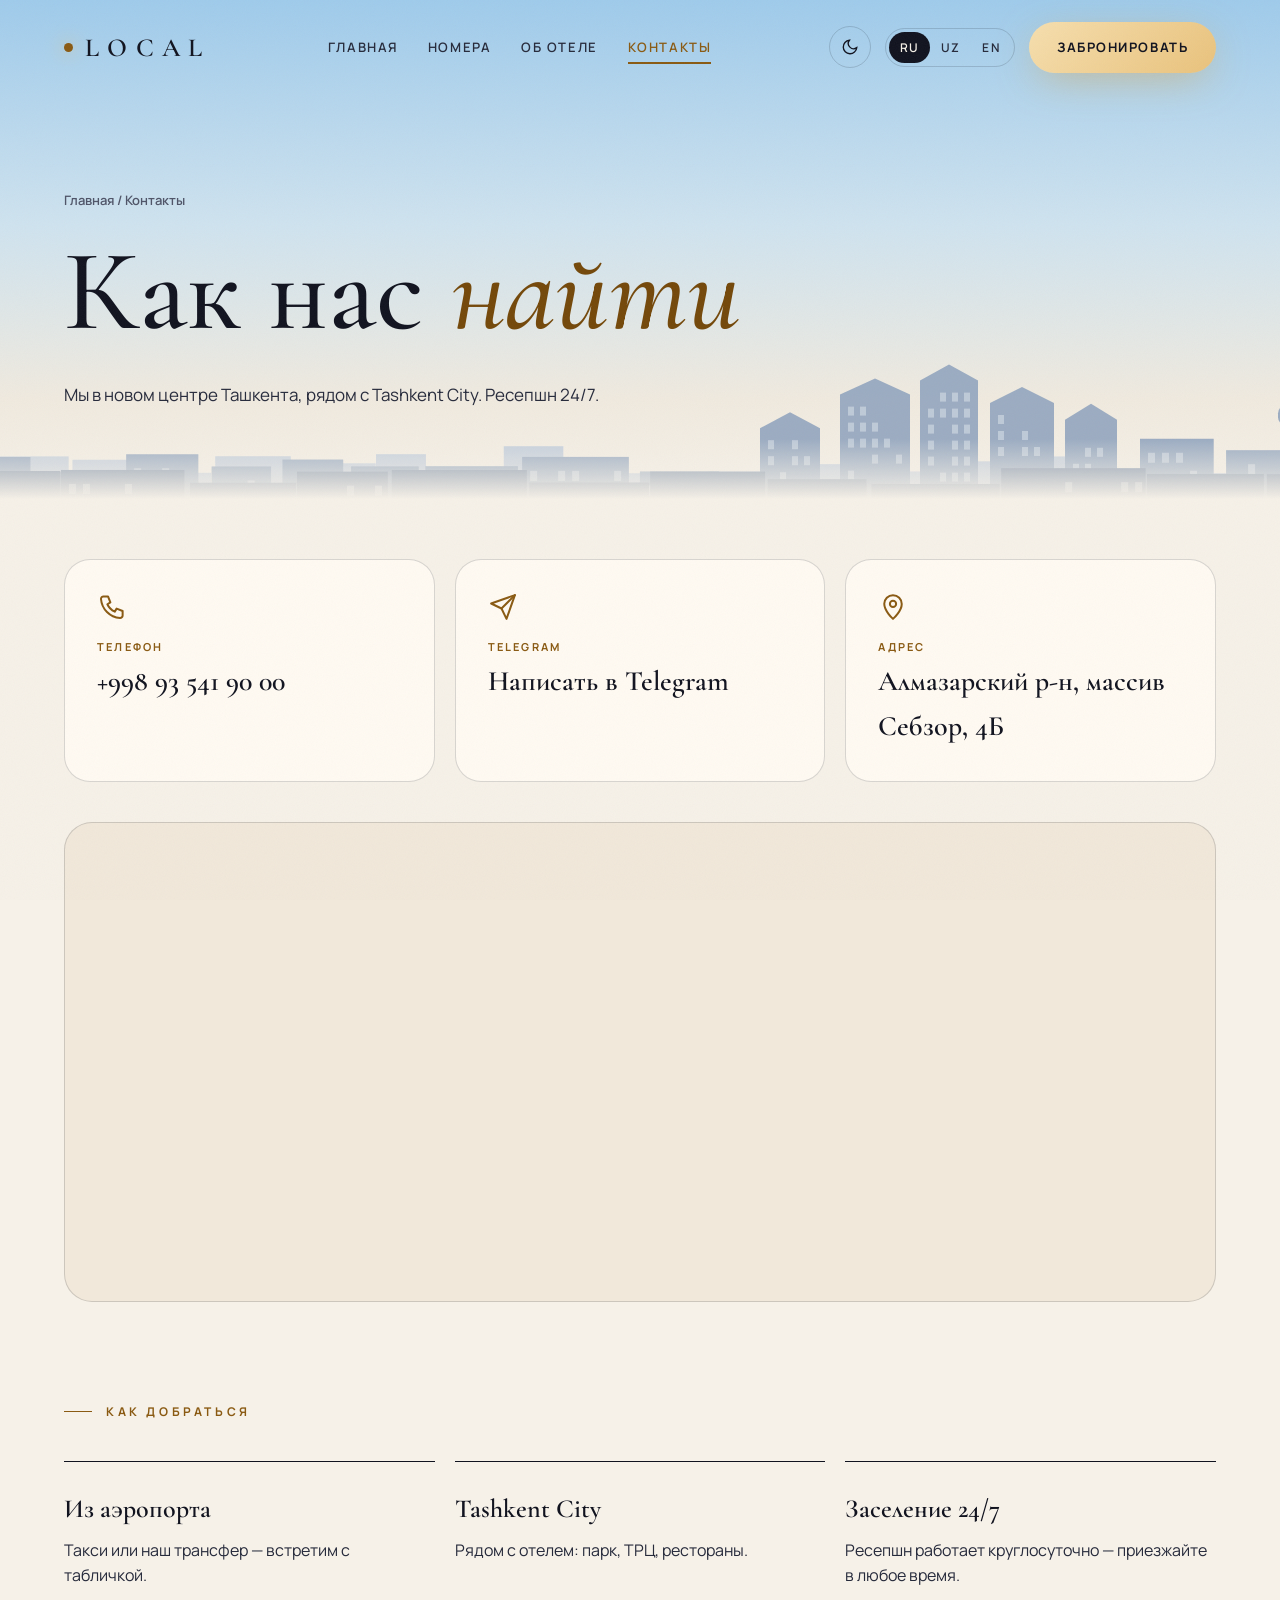
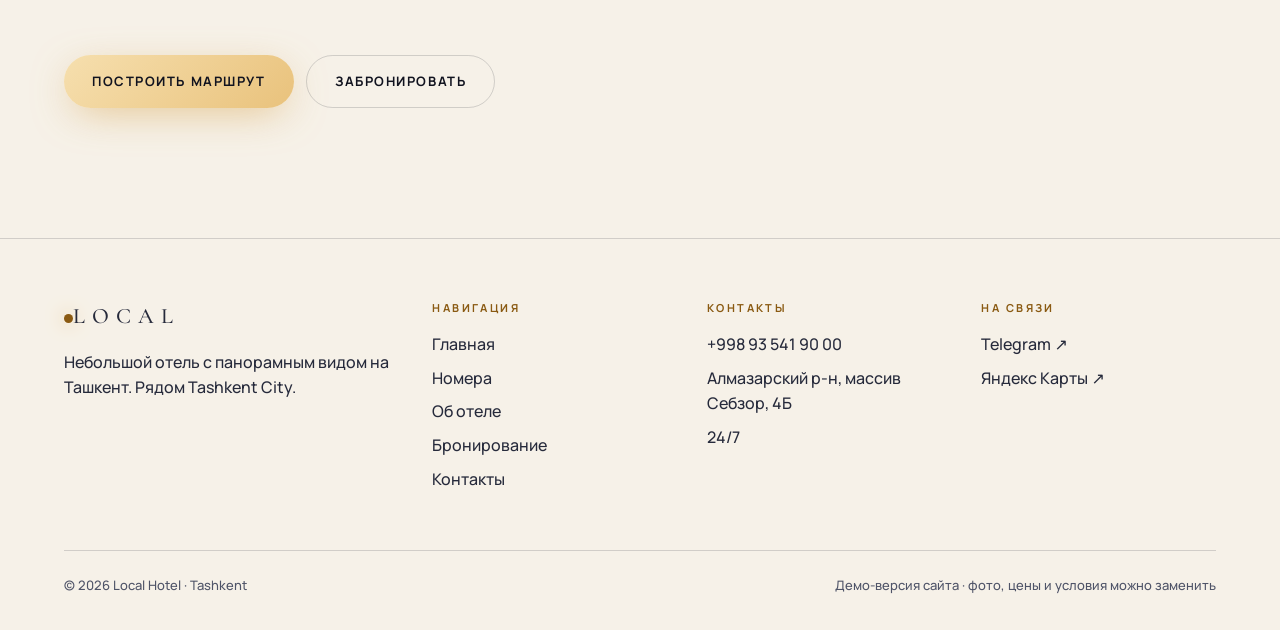
<file: contacts.html>
<!DOCTYPE html>
<html lang="ru" data-theme="light">
<head>
<meta charset="UTF-8">
<meta name="viewport" content="width=device-width, initial-scale=1">
<title>Контакты — Local Hotel, Ташкент</title>
<meta name="description" content="Local Hotel: Алмазарский район, массив Себзор, 4Б. Рядом Tashkent City. Телефон +998 93 541 90 00, ресепшн 24/7.">
<link rel="preconnect" href="https://fonts.googleapis.com"><link rel="preconnect" href="https://fonts.gstatic.com" crossorigin>
<link href="https://fonts.googleapis.com/css2?family=Cormorant+Garamond:ital,wght@0,400;0,500;0,600;1,400;1,500;1,600&family=Manrope:wght@400;500;600;700;800&display=swap" rel="stylesheet">
<link rel="stylesheet" href="style.css?v=1794909452">
<script>document.documentElement.dataset.theme=(()=>{try{return localStorage.getItem('lh_theme')||'light'}catch(e){return'light'}})()</script>
</head>
<body data-page="contacts">

<header class="page-head">
  <div class="wrap">
    <div class="crumbs reveal"><a href="index.html" data-i18n="nav_home"></a> / <span data-i18n="nav_contacts"></span></div>
    <h1 class="h1 split" data-i18n="cp_h"></h1>
    <p class="lead reveal d2" data-i18n="cp_p"></p>
  </div>
  <div class="mini-city city-auto"><svg data-city="140" viewBox="0 0 1600 140" preserveAspectRatio="xMidYMax slice"></svg></div>
</header>

<section class="sec" style="padding-top:60px">
  <div class="wrap">
    <div class="contact-grid">
      <a class="ccard reveal" href="tel:+998935419000"><div class="ic" data-ic="phone"></div><small data-i18n="c_phone"></small><b>+998 93 541 90 00</b></a>
      <a class="ccard reveal d1" href="https://t.me/+998935419000" target="_blank" rel="noopener"><div class="ic" data-ic="send"></div><small data-i18n="c_tg"></small><b data-i18n="write"></b></a>
      <a class="ccard reveal d2" href="https://yandex.com/maps/org/local_hotel/100966544345/" target="_blank" rel="noopener"><div class="ic" data-ic="pin"></div><small data-i18n="c_addr"></small><b data-i18n="addr"></b></a>
    </div>
    <div class="map reveal">
      <iframe src="https://yandex.ru/map-widget/v1/org/local_hotel/100966544345/" title="Local Hotel" loading="lazy" allowfullscreen></iframe>
    </div>
    <div style="margin-top:100px">
      <div class="kicker reveal" data-i18n="how_k"></div>
      <div class="how">
        <div class="reveal"><b data-i18n="how1_h"></b><p data-i18n="how1_p"></p></div>
        <div class="reveal d1"><b data-i18n="how2_h"></b><p data-i18n="how2_p"></p></div>
        <div class="reveal d2"><b data-i18n="how3_h"></b><p data-i18n="how3_p"></p></div>
      </div>
      <div class="reveal d3" style="margin-top:40px;display:flex;gap:12px;flex-wrap:wrap">
        <a class="btn btn-gold" href="https://yandex.com/maps/org/local_hotel/100966544345/" target="_blank" rel="noopener"><span data-i18n="route"></span></a>
        <a class="btn btn-ghost" href="booking.html"><span data-i18n="book"></span></a>
      </div>
    </div>
  </div>
</section>

<script src="app.js?v=1794909452"></script>
<script>LH.init();</script>
</body>
</html>
</file>
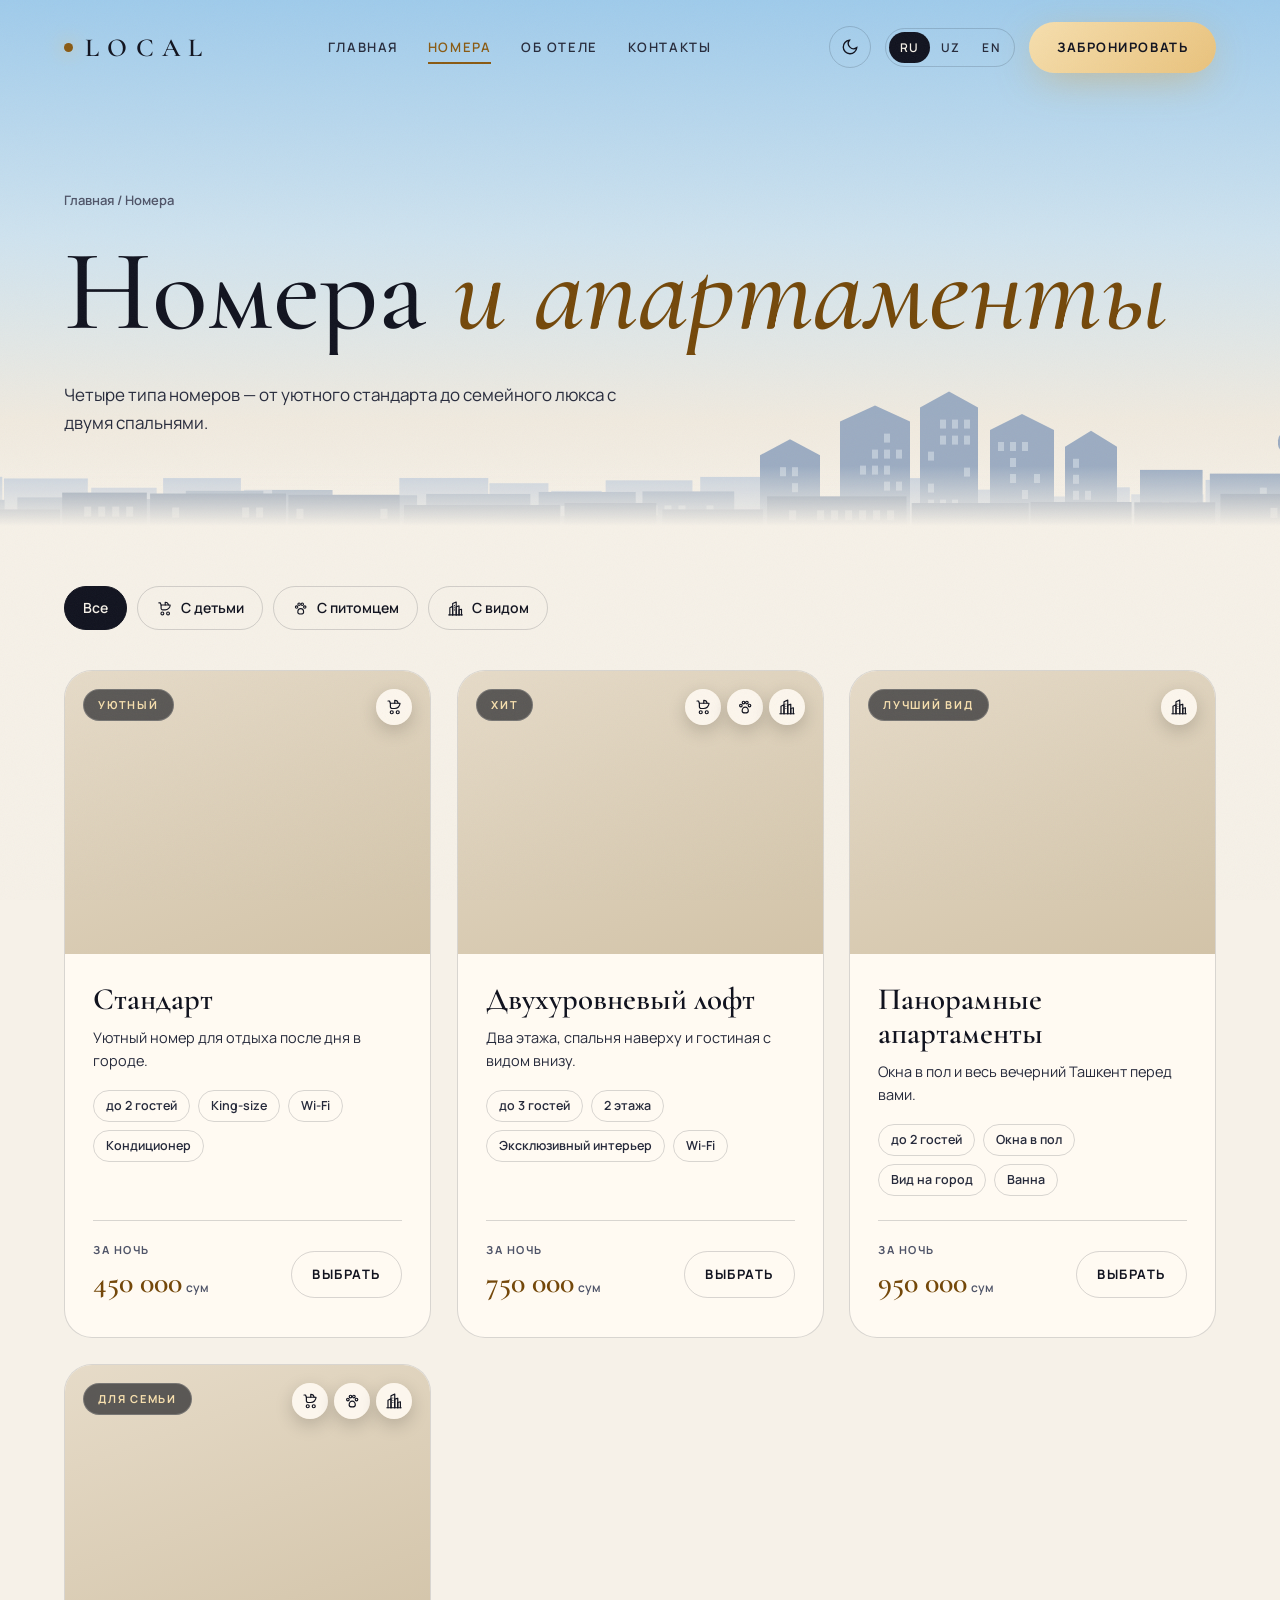
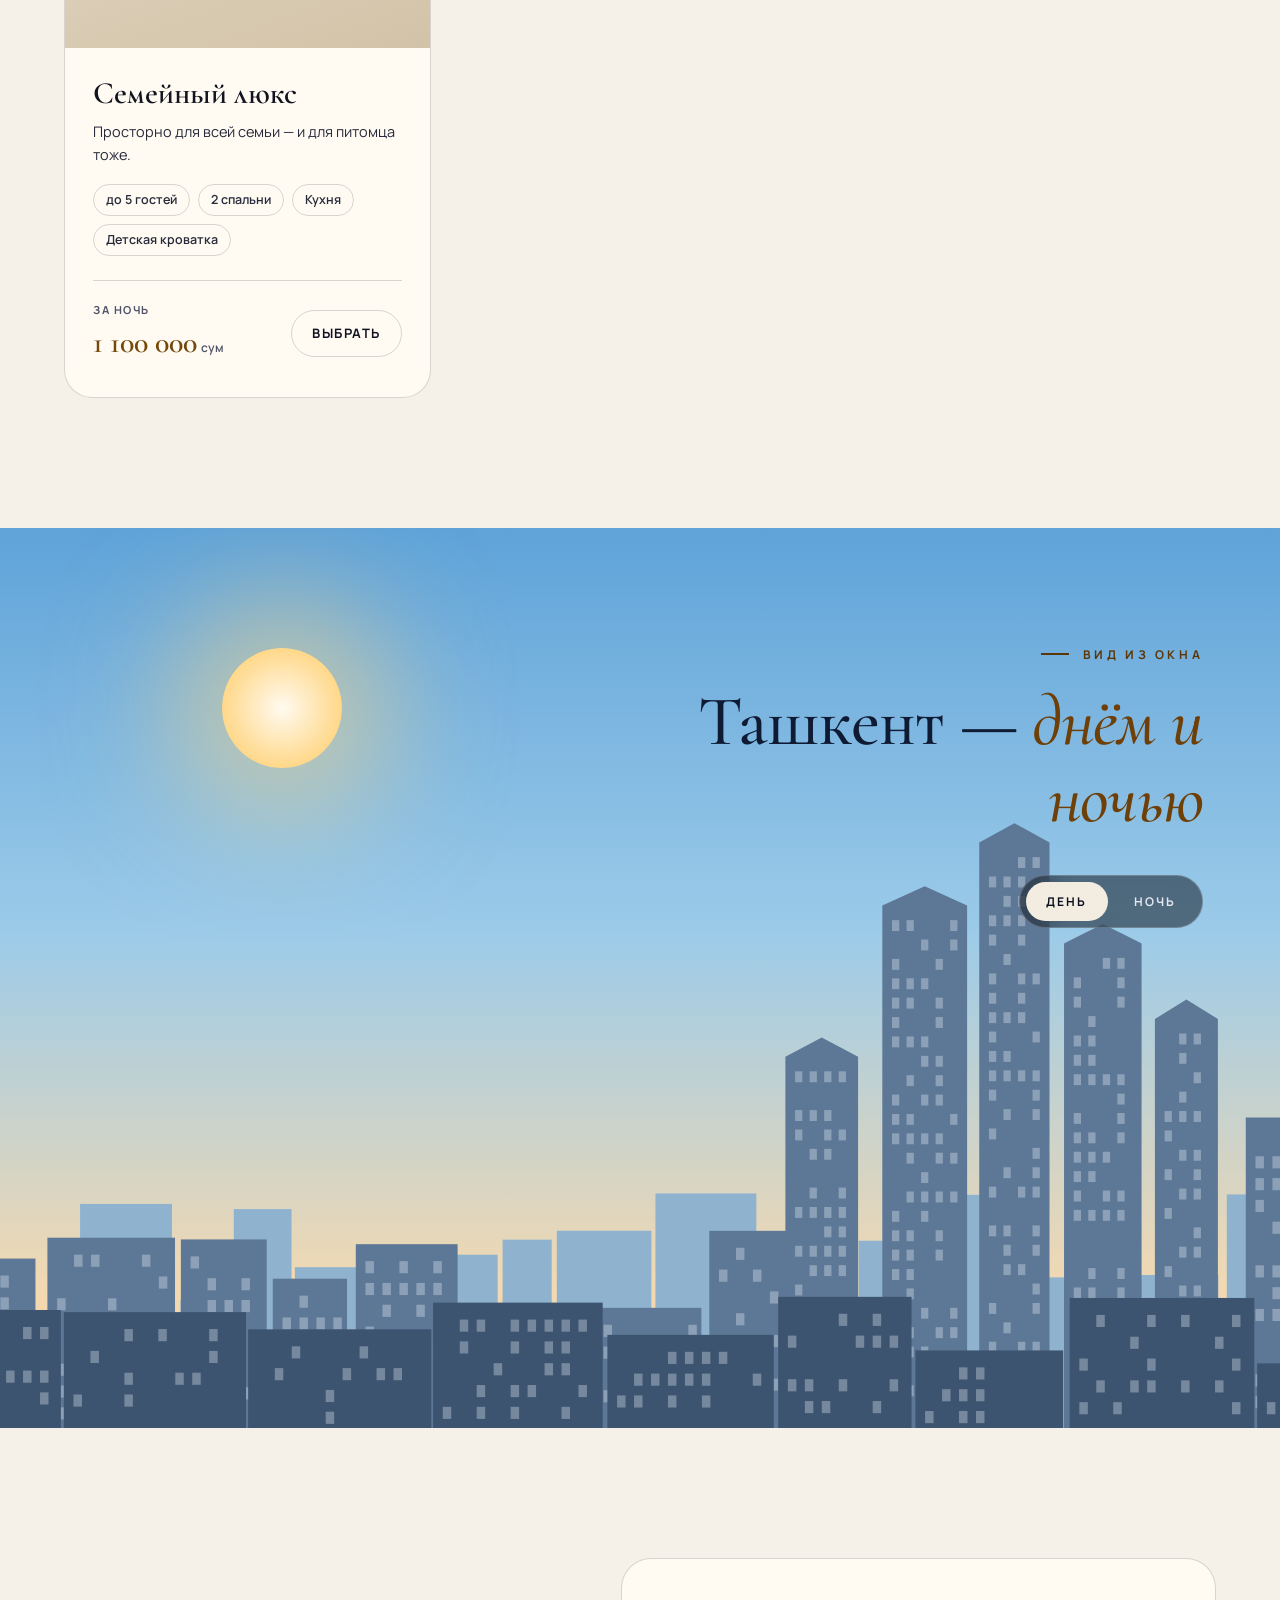
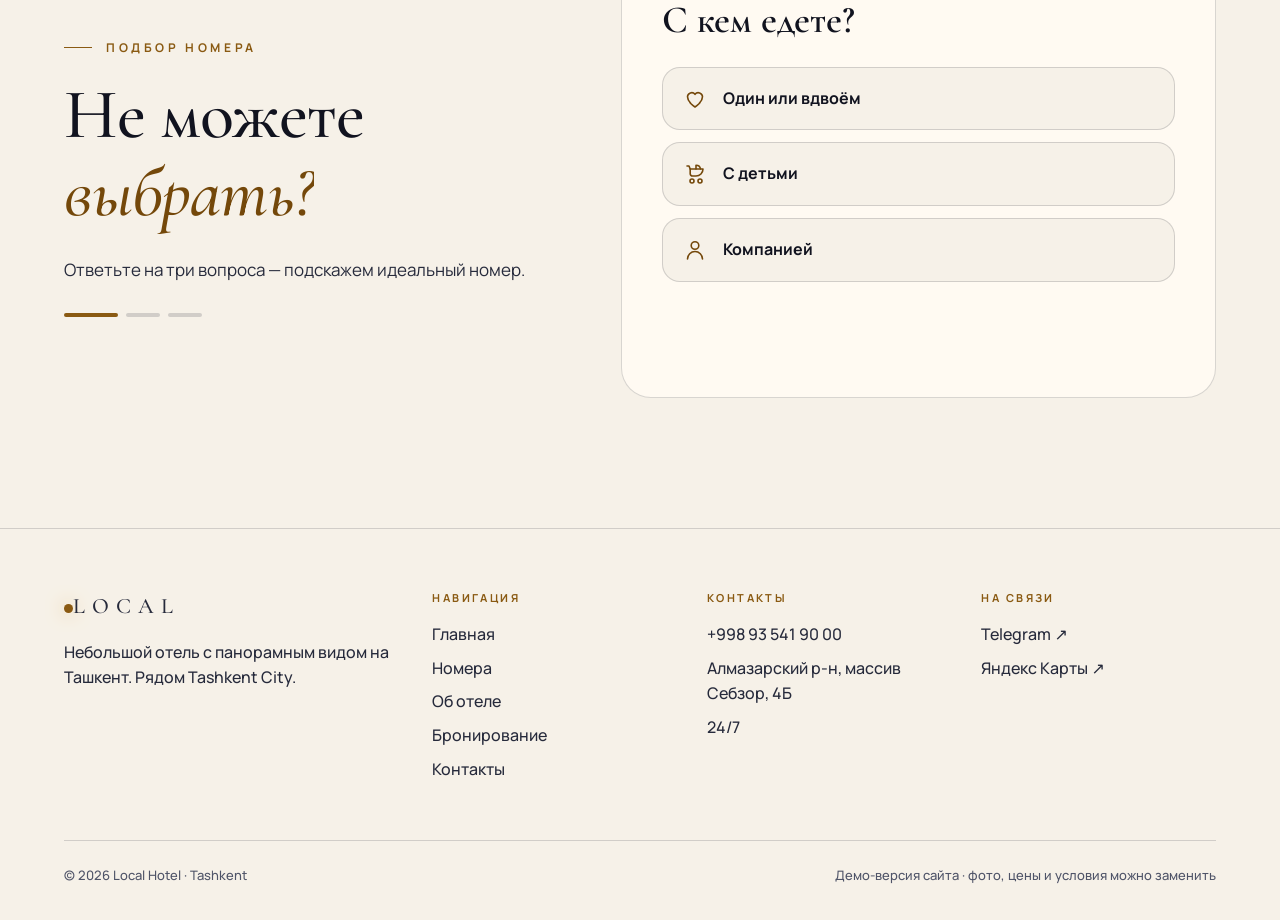
<file: rooms.html>
<!DOCTYPE html>
<html lang="ru" data-theme="light">
<head>
<meta charset="UTF-8">
<meta name="viewport" content="width=device-width, initial-scale=1">
<title>Номера — Local Hotel, Ташкент</title>
<meta name="description" content="Номера Local Hotel: стандарт, двухуровневый лофт, панорамные апартаменты и семейный люкс. Можно с детьми и с питомцем.">
<link rel="preconnect" href="https://fonts.googleapis.com"><link rel="preconnect" href="https://fonts.gstatic.com" crossorigin>
<link href="https://fonts.googleapis.com/css2?family=Cormorant+Garamond:ital,wght@0,400;0,500;0,600;1,400;1,500;1,600&family=Manrope:wght@400;500;600;700;800&display=swap" rel="stylesheet">
<link rel="stylesheet" href="style.css?v=1794909452">
<script>document.documentElement.dataset.theme=(()=>{try{return localStorage.getItem('lh_theme')||'light'}catch(e){return'light'}})()</script>
</head>
<body data-page="rooms">

<header class="page-head">
  <div class="wrap">
    <div class="crumbs reveal"><a href="index.html" data-i18n="nav_home"></a> / <span data-i18n="nav_rooms"></span></div>
    <h1 class="h1 split" data-i18n="rp_h"></h1>
    <p class="lead reveal d2" data-i18n="rp_p"></p>
  </div>
  <div class="mini-city city-auto"><svg data-city="140" viewBox="0 0 1600 140" preserveAspectRatio="xMidYMax slice"></svg></div>
</header>

<section class="sec" style="padding-top:60px">
  <div class="wrap">
    <div class="filters reveal" id="filters">
      <button class="chip on" data-f="all" data-i18n="flt_all"></button>
      <button class="chip" data-f="kids"><i data-ic="kid"></i><span data-i18n="flt_kids"></span></button>
      <button class="chip" data-f="pets"><i data-ic="pet"></i><span data-i18n="flt_pets"></span></button>
      <button class="chip" data-f="view"><i data-ic="view"></i><span data-i18n="flt_view"></span></button>
    </div>
    <div class="rooms" id="roomsGrid"></div>
  </div>
</section>

<!-- ВИД ИЗ ОКНА -->
<section class="pano day" id="view">
  <div class="p-sun"></div><div class="p-moon"></div>
  <div class="pano-svg"><svg id="panoSky" viewBox="0 0 1600 520" preserveAspectRatio="xMidYMax slice"></svg></div>
  <div class="pano-copy">
    <div class="kicker reveal" data-i18n="view_k"></div>
    <h2 class="h2 split" data-i18n="view_h"></h2>
    <div class="toggle reveal d2" id="dn"><span data-m="day" data-i18n="day"></span><span data-m="night" data-i18n="night"></span></div>
  </div>
</section>

<!-- ПОДБОР НОМЕРА -->
<section class="sec quiz-sec">
  <div class="wrap quiz-grid">
    <div>
      <div class="kicker reveal" data-i18n="qz_k"></div>
      <h2 class="h2 split" data-i18n="qz_h"></h2>
      <p class="lead reveal d1" style="margin-top:22px" data-i18n="qz_p"></p>
      <div class="qz-dots reveal d2" id="qzDots"><i class="on"></i><i></i><i></i></div>
    </div>
    <div class="quiz reveal d1" id="quiz">
      <div class="qz-step on" data-q="0"><h3 data-i18n="qz1"></h3><div class="qz-opts">
        <button data-v="solo"><i data-ic="heart"></i><span data-i18n="qz1a"></span></button>
        <button data-v="kids"><i data-ic="kid"></i><span data-i18n="qz1b"></span></button>
        <button data-v="group"><i data-ic="person"></i><span data-i18n="qz1c"></span></button></div></div>
      <div class="qz-step" data-q="1"><h3 data-i18n="qz2"></h3><div class="qz-opts">
        <button data-v="yes"><i data-ic="pet"></i><span data-i18n="qz2a"></span></button>
        <button data-v="no"><i data-ic="person"></i><span data-i18n="qz2b"></span></button></div></div>
      <div class="qz-step" data-q="2"><h3 data-i18n="qz3"></h3><div class="qz-opts">
        <button data-v="view"><i data-ic="view"></i><span data-i18n="qz3a"></span></button>
        <button data-v="space"><i data-ic="kid"></i><span data-i18n="qz3b"></span></button>
        <button data-v="price"><i data-ic="pin"></i><span data-i18n="qz3c"></span></button></div></div>
      <div class="qz-step qz-res" data-q="3"><div class="ph" id="qzImg"></div>
        <div class="qz-res-t"><div class="kicker" data-i18n="qz_res"></div><h3 id="qzName"></h3><p id="qzPrice"></p>
        <div style="display:flex;gap:10px;flex-wrap:wrap;margin-top:18px"><a class="btn btn-gold" id="qzBook" href="booking.html"><span data-i18n="qz_book"></span></a>
        <button class="btn btn-ghost" id="qzAgain"><span data-i18n="qz_again"></span></button></div></div></div>
    </div>
  </div>
</section>

<script src="app.js?v=1794909452"></script>
<script>
let F='all';
function render(){
  $('#roomsGrid').innerHTML=ROOMS.map(roomCard).join('');
  filter();
}
function filter(){
  $$('#roomsGrid .room').forEach((c,i)=>{
    const r=ROOMS.find(x=>x.id===c.dataset.id), ok=F==='all'||r[F];
    c.classList.toggle('hidden',!ok);
    if(ok){c.classList.remove('in');setTimeout(()=>c.classList.add('in'),60+i*90)}
  });
}
$$('#filters .chip').forEach(b=>b.onclick=()=>{F=b.dataset.f;$$('#filters .chip').forEach(x=>x.classList.toggle('on',x===b));filter()});
/* вид из окна */
const pano=$('#view');
city($('#panoSky'),520,{c1:'var(--b1)',c2:'var(--b2)',c3:'var(--b3)',lit:'#ffd890'});
function mode(m){
  pano.classList.toggle('day',m==='day');pano.classList.toggle('night',m==='night');
  $$('#dn span').forEach(s=>s.classList.toggle('on',s.dataset.m===m));
  const c=m==='day'?['#8fb3cf','#5d7896','#3d5470']:['#1a2448','#0e1530','#070a12'];
  ['--b1','--b2','--b3'].forEach((v,i)=>pano.style.setProperty(v,c[i]));
}
$$('#dn span').forEach(s=>s.onclick=()=>mode(s.dataset.m));
mode(document.documentElement.dataset.theme==='dark'?'night':'day');
document.addEventListener('theme',e=>mode(e.detail==='dark'?'night':'day'));

/* подбор номера */
let A=[],resId='loft';
function pick(a){
  const [who,pet,want]=a;
  if(who==='solo'&&pet==='no') return {view:'pano',space:'loft',price:'std'}[want];
  if(who==='solo') return 'loft';
  if(who==='kids') return want==='price'&&pet==='no'?'std':(want==='space'||pet==='yes'?'family':'loft');
  return want==='price'&&pet==='no'?'loft':'family';
}
function qstep(i){
  $$('.qz-step').forEach(s=>s.classList.toggle('on',+s.dataset.q===i));
  $$('#qzDots i').forEach((d,k)=>d.classList.toggle('on',k<=Math.min(i,2)));
}
function showRes(){
  const r=ROOMS.find(x=>x.id===resId);
  $('#qzImg').innerHTML=`<img src="${r.img}" alt="" onerror="this.remove()">`;
  $('#qzName').textContent=t('r_'+r.id);
  $('#qzPrice').textContent=`${fmt(r.price)} ${t('per')} · ${t('from')}`;
  $('#qzBook').href='booking.html?room='+r.id+(A[1]==='yes'?'&pet=1':'')+(A[0]==='kids'?'&kids=1':'');
}
$$('.qz-opts button').forEach(b=>b.onclick=()=>{
  const q=+b.closest('.qz-step').dataset.q; A[q]=b.dataset.v;
  b.classList.add('chosen');setTimeout(()=>b.classList.remove('chosen'),500);
  if(q<2) setTimeout(()=>qstep(q+1),280);
  else {resId=pick(A);showRes();setTimeout(()=>qstep(3),280);LH.confetti()}
});
$('#qzAgain').onclick=()=>{A=[];qstep(0)};
document.addEventListener('lang',()=>{render();if(A.length===3)showRes()});
LH.init();
</script>
</body>
</html>
</file>
<file: style.css>
/* ============ LOCAL HOTEL — общие стили ============ */
:root{
  --bg:#f6f1e8;--bg-2:#ede4d5;--surface:#fffaf2;--surface-2:#f1e8da;
  --text:#11131f;--text-2:#262a3b;--mute:#4f5468;
  --line:rgba(17,19,31,.16);--glass:rgba(255,250,242,.82);--nav-bg:rgba(246,241,232,.9);
  --acc:#8a5a12;--acc-2:#74480a;--gold:#e9c27c;--gold-2:#f6dfae;--on-gold:#11131f;
  --ph:linear-gradient(160deg,#e6dbc8,#d2c3a8);
  --hero-bg:linear-gradient(180deg,#9fcbeb 0%,#cfe3ef 45%,#f0eadf 80%,var(--bg) 100%);
  --h1:#c1cddc;--h2:#93a6bf;--h3:#7387a3;
  --grain:.04;--shadow:0 30px 80px -30px rgba(60,45,20,.35);
  --serif:'Cormorant Garamond',Georgia,serif;
  --sans:'Manrope',system-ui,sans-serif;
  --ease:cubic-bezier(.2,.8,.2,1);
  color-scheme:light;
}
[data-theme="dark"]{
  --bg:#070a12;--bg-2:#0b1020;--surface:#111a30;--surface-2:#0b1020;
  --text:#f3ece0;--text-2:#d0d5e0;--mute:#a3abbf;
  --line:rgba(243,236,224,.13);--glass:rgba(12,18,36,.66);--nav-bg:rgba(7,10,18,.8);
  --acc:#e8c27a;--acc-2:#f6dfae;
  --ph:linear-gradient(160deg,#2a3558,#121a30 60%,#0b1020);
  --hero-bg:radial-gradient(120% 80% at 70% 0%,#1d2a52 0%,#0e1530 45%,#070a12 100%);
  --h1:#141d3a;--h2:#0c1226;--h3:#070a12;
  --grain:.07;--shadow:0 30px 80px -20px rgba(0,0,0,.7);
  color-scheme:dark;
}
*{box-sizing:border-box;margin:0;padding:0}
html{scroll-behavior:smooth}
body{background:var(--bg);color:var(--text);font-family:var(--sans);line-height:1.6;overflow-x:hidden;-webkit-font-smoothing:antialiased;transition:background .6s,color .6s}
a{color:inherit;text-decoration:none}
img{display:block;max-width:100%}
button,input,select,textarea{font:inherit;color:inherit}
::selection{background:var(--gold);color:var(--on-gold)}
body::after{content:"";position:fixed;inset:0;pointer-events:none;z-index:300;opacity:var(--grain);
  background-image:url("data:image/svg+xml,%3Csvg xmlns='http://www.w3.org/2000/svg' width='160' height='160'%3E%3Cfilter id='n'%3E%3CfeTurbulence type='fractalNoise' baseFrequency='.9' numOctaves='3' stitchTiles='stitch'/%3E%3C/filter%3E%3Crect width='100%25' height='100%25' filter='url(%23n)'/%3E%3C/svg%3E")}

/* ---------- переходы между страницами ---------- */
.curtain{position:fixed;inset:0;z-index:400;background:var(--text);color:var(--bg);display:grid;place-items:center;transform:translateY(0);transition:transform .9s var(--ease)}
.curtain .cw{font-family:var(--serif);font-size:clamp(46px,8vw,110px);letter-spacing:.32em;display:flex;overflow:hidden}
.curtain .cw span{display:inline-block;transform:translateY(110%);animation:cup .8s var(--ease) forwards}
.curtain.out{transform:translateY(-100%);visibility:hidden;transition:transform .9s var(--ease),visibility 0s .9s}
.curtain.in{transform:translateY(0);transition:transform .7s var(--ease)}
.curtain.below{transform:translateY(100%);transition:none}
@keyframes cup{to{transform:none}}
/* быстрый плавный переход между страницами */
@view-transition{navigation:auto}
/* сначала старая страница полностью уходит, потом появляется новая — тексты не накладываются */
::view-transition-group(root){animation:none}
::view-transition-image-pair(root){isolation:auto}
::view-transition-old(root){animation:vtOut .2s cubic-bezier(.4,0,1,1) both;mix-blend-mode:normal}
::view-transition-new(root){animation:vtIn .42s cubic-bezier(.2,.8,.2,1) .2s both;mix-blend-mode:normal}
@keyframes vtOut{to{opacity:0;transform:translateY(-12px)}}
@keyframes vtIn{from{opacity:0;transform:translateY(16px)}}
.nav{view-transition-name:nav}
::view-transition-group(nav){animation:none}
::view-transition-old(nav){display:none}
::view-transition-new(nav){animation:none}
/* запасной вариант для браузеров без view transitions */
@supports not (view-transition-name:none){body.fade-in{animation:fadeIn .4s ease-out both}}
@keyframes fadeIn{from{opacity:0}}

/* ---------- прогресс скролла ---------- */
.progress{position:fixed;top:0;left:0;height:2px;width:100%;background:linear-gradient(90deg,var(--gold),var(--acc));transform-origin:0 50%;transform:scaleX(0);z-index:60}

/* ---------- шапка ---------- */
.nav{position:fixed;top:0;left:0;right:0;z-index:50;display:flex;align-items:center;justify-content:space-between;padding:22px 5vw;transition:background .4s,padding .4s,border-color .4s,transform .5s var(--ease);border-bottom:1px solid transparent}
.nav.scrolled{background:var(--nav-bg);backdrop-filter:blur(18px);-webkit-backdrop-filter:blur(18px);padding:13px 5vw;border-color:var(--line)}
.nav.hide{transform:translateY(-100%)}
.logo{font-family:var(--serif);font-size:26px;letter-spacing:.32em;font-weight:600;display:flex;align-items:center;gap:12px}
.logo i{width:9px;height:9px;border-radius:50%;background:var(--acc);box-shadow:0 0 18px var(--gold);display:inline-block;animation:pulse 2.4s ease-in-out infinite}
@keyframes pulse{50%{box-shadow:0 0 4px var(--gold)}}
.nav-links{display:flex;gap:30px;font-size:13px;letter-spacing:.12em;text-transform:uppercase;color:var(--text-2);font-weight:600}
.nav-links a{position:relative;transition:color .3s}
.nav-links a:hover,.nav-links a.active{color:var(--acc)}
.nav-links a::after{content:"";position:absolute;left:0;bottom:-6px;height:1.5px;width:0;background:var(--acc);transition:width .4s var(--ease)}
.nav-links a:hover::after,.nav-links a.active::after{width:100%}
.nav-right{display:flex;align-items:center;gap:14px}
.lang{display:flex;border:1px solid var(--line);border-radius:40px;padding:3px}
.lang button{background:none;border:0;cursor:pointer;font-size:12px;font-weight:600;letter-spacing:.1em;padding:6px 11px;border-radius:30px;color:var(--text-2);transition:.3s}
.lang button.on{background:var(--text);color:var(--bg)}
.icon-btn{width:42px;height:42px;border-radius:50%;border:1px solid var(--line);background:transparent;cursor:pointer;display:grid;place-items:center;color:var(--text);transition:border-color .3s,transform .6s var(--ease)}
.icon-btn:hover{border-color:var(--acc);transform:rotate(30deg)}
.icon-btn svg{width:18px;height:18px}
.i-sun{display:none}[data-theme="dark"] .i-sun{display:block}[data-theme="dark"] .i-moon{display:none}
.burger{display:none}
.mnav{position:fixed;inset:0;z-index:45;background:var(--bg);display:flex;flex-direction:column;justify-content:center;padding:0 8vw;gap:8px;clip-path:circle(0 at calc(100% - 40px) 40px);transition:clip-path .8s var(--ease)}
.mnav.open{clip-path:circle(150% at calc(100% - 40px) 40px)}
.mnav a{font-family:var(--serif);font-size:44px;line-height:1.25}
.mnav a.active{color:var(--acc);font-style:italic}

/* ---------- кнопки ---------- */
.btn{position:relative;display:inline-flex;align-items:center;gap:10px;border:0;cursor:pointer;border-radius:60px;padding:15px 28px;font-size:13px;letter-spacing:.12em;text-transform:uppercase;font-weight:700;transition:box-shadow .3s,background .3s,color .3s,border-color .3s;overflow:hidden;will-change:transform}
.btn span{position:relative;z-index:1}
.btn-gold{background:linear-gradient(135deg,var(--gold-2),var(--gold));color:var(--on-gold);box-shadow:0 10px 40px -10px rgba(214,160,70,.65)}
.btn-gold::before{content:"";position:absolute;inset:0;background:linear-gradient(120deg,transparent 30%,rgba(255,255,255,.6) 50%,transparent 70%);transform:translateX(-120%);transition:transform .8s var(--ease)}
.btn-gold:hover::before{transform:translateX(120%)}
.btn-ghost{background:transparent;border:1.5px solid var(--line);color:var(--text)}
.btn-ghost:hover{border-color:var(--acc);color:var(--acc)}
.btn svg{width:16px;height:16px;position:relative;z-index:1;transition:transform .4s var(--ease)}
.btn:hover svg{transform:translateX(4px)}

/* ---------- общие блоки ---------- */
.wrap{max-width:1300px;margin:0 auto;padding:0 5vw}
.sec{padding:130px 0;position:relative}
.kicker{font-size:12px;font-weight:700;letter-spacing:.3em;text-transform:uppercase;color:var(--acc);display:flex;align-items:center;gap:14px;margin-bottom:22px}
.kicker::before{content:"";width:28px;height:1.5px;background:var(--acc)}
.h2{font-family:var(--serif);font-weight:500;font-size:clamp(40px,5.5vw,84px);line-height:1.02;letter-spacing:-.01em}
.h2 em,.h1 em{font-style:italic;color:var(--acc-2)}
.lead{color:var(--text-2);font-size:17px;max-width:560px}
.reveal{opacity:0;transform:translateY(46px);transition:opacity 1.1s var(--ease),transform 1.1s var(--ease)}
.reveal.in{opacity:1;transform:none}
.d1{transition-delay:.1s}.d2{transition-delay:.2s}.d3{transition-delay:.3s}.d4{transition-delay:.4s}
/* разбивка заголовков по словам */
.split .w{display:inline-block;overflow:hidden;vertical-align:top;padding-bottom:.08em}
.split .w>span{display:inline-block;transform:translateY(105%) rotate(4deg);transition:transform 1s var(--ease);transition-delay:calc(var(--i)*60ms)}
.split.in .w>span{transform:none}
/* фото */
.ph{position:relative;overflow:hidden;background:var(--ph)}
.ph img{position:absolute;inset:0;width:100%;height:100%;object-fit:cover;transition:transform 1.4s var(--ease)}
.ph.reveal{opacity:1;transform:none;clip-path:inset(100% 0 0 0);transition:clip-path 1.3s var(--ease)}
.ph.reveal img{transform:scale(1.25)}
.ph.reveal.in{clip-path:inset(0 0 0 0)}
.ph.reveal.in img{transform:scale(1)}

/* ---------- шапка внутренних страниц ---------- */
.page-head{position:relative;padding:190px 0 90px;overflow:hidden;background:var(--hero-bg)}
.page-head .h1{font-family:var(--serif);font-weight:500;font-size:clamp(56px,9vw,140px);line-height:.95}
.page-head .lead{margin-top:26px}
.crumbs{font-size:13px;color:var(--mute);margin-bottom:26px;font-weight:600}
.crumbs a:hover{color:var(--acc)}
.page-head .mini-city{position:absolute;left:0;right:0;bottom:0;height:140px;opacity:.9}
.page-head .mini-city svg{width:100%;height:100%}
.page-head .mini-city::after{content:"";position:absolute;inset:auto 0 0 0;height:60px;background:linear-gradient(transparent,var(--bg))}

/* ---------- город SVG ---------- */
.bld{transition:fill 1.4s var(--ease)}
.win{transition:opacity 1.2s var(--ease),fill 1.2s}
[data-theme="light"] .city-auto .win{fill:#f2f7fc!important;opacity:.4!important;animation:none}
[data-theme="light"] .city-auto .beacon{opacity:0!important}
.flick{animation:fl 4s steps(1) infinite}
@keyframes fl{0%,100%{opacity:.95}47%{opacity:.95}48%{opacity:.15}52%{opacity:.95}}
.beacon{animation:bc 1.6s ease-in-out infinite}
@keyframes bc{0%,100%{opacity:1}50%{opacity:.2}}

/* ---------- главный экран ---------- */
.hero{position:relative;min-height:100vh;display:flex;flex-direction:column;justify-content:center;overflow:hidden;background:var(--hero-bg);transition:background .8s}
.hero-glow{position:absolute;width:700px;height:700px;border-radius:50%;background:radial-gradient(circle,rgba(232,194,122,.2),transparent 65%);pointer-events:none;transform:translate(-50%,-50%);transition:left .7s var(--ease),top .7s var(--ease);left:70%;top:30%}
.stars{position:absolute;inset:0 0 35% 0;opacity:0;transition:opacity .8s}
[data-theme="dark"] .stars{opacity:1}
.stars i{position:absolute;width:2px;height:2px;border-radius:50%;background:#fff;animation:tw 3s ease-in-out infinite}
@keyframes tw{0%,100%{opacity:.15}50%{opacity:.9}}
.shoot{position:absolute;width:140px;height:2px;background:linear-gradient(90deg,#fff,transparent);border-radius:2px;opacity:0;transform:rotate(-24deg);display:none}
[data-theme="dark"] .shoot{display:block;animation:shoot 7s ease-in infinite}
@keyframes shoot{0%{opacity:0;transform:translate(0,0) rotate(-24deg)}2%{opacity:1}10%{opacity:0;transform:translate(-420px,190px) rotate(-24deg)}100%{opacity:0}}
.cloud{position:absolute;height:46px;border-radius:50px;background:#fff;filter:blur(2px);opacity:.85;transition:opacity .8s;animation:drift linear infinite}
.cloud::before,.cloud::after{content:"";position:absolute;background:#fff;border-radius:50%}
.cloud::before{width:60%;height:150%;left:15%;top:-70%}
.cloud::after{width:40%;height:120%;right:12%;top:-45%}
[data-theme="dark"] .cloud{opacity:0}
@keyframes drift{from{transform:translateX(-30vw)}to{transform:translateX(130vw)}}
.birds{position:absolute;top:9%;left:0;width:100%;height:120px;pointer-events:none;transition:opacity .8s}
[data-theme="dark"] .birds{opacity:0}
.bird{position:absolute;left:0;animation:fly 38s linear infinite}
.bird .bob{animation:bob 3s ease-in-out infinite alternate}
.bird svg{display:block;overflow:visible}
.bird path{fill:#27324a;transition:fill .8s}
@keyframes fly{from{transform:translateX(-12vw)}to{transform:translateX(112vw)}}
@keyframes bob{0%{transform:translateY(0) rotate(-2deg)}50%{transform:translateY(-12px) rotate(1.5deg)}100%{transform:translateY(5px) rotate(-1deg)}}
.hero-sky{position:absolute;left:0;right:0;bottom:0;height:56vh;pointer-events:none}
.hero-sky svg{position:absolute;bottom:0;left:0;width:100%;height:100%}
.hero-sky::after{content:"";position:absolute;left:0;right:0;bottom:0;height:90px;background:linear-gradient(transparent,var(--bg));z-index:2}
.hero-inner{position:relative;z-index:3;padding:140px 5vw 260px;max-width:1300px}
.eyebrow{display:inline-flex;align-items:center;gap:12px;font-size:12px;font-weight:700;letter-spacing:.28em;text-transform:uppercase;color:var(--acc-2);margin-bottom:28px}
.eyebrow::before{content:"";width:40px;height:1.5px;background:var(--acc)}
.hero .h1{font-family:var(--serif);font-weight:500;font-size:clamp(54px,9vw,150px);line-height:.95;letter-spacing:-.01em}
.hero-sub{max-width:540px;margin-top:30px;color:var(--text-2);font-size:18px;font-weight:500}
.rating-chip{position:absolute;right:5vw;top:38%;z-index:3;background:var(--glass);backdrop-filter:blur(16px);-webkit-backdrop-filter:blur(16px);border:1px solid var(--line);border-radius:22px;padding:20px 24px;display:flex;gap:16px;align-items:center;animation:float 6s ease-in-out infinite;box-shadow:var(--shadow)}
.rating-chip b{font-family:var(--serif);font-size:54px;font-weight:600;line-height:1;color:var(--acc-2)}
.rating-chip small{display:block;font-size:12px;color:var(--text-2);font-weight:600}
.stars5{color:var(--acc);letter-spacing:3px;font-size:14px}
@keyframes float{0%,100%{transform:translateY(0)}50%{transform:translateY(-12px)}}
.scroll-hint{position:absolute;left:5vw;bottom:150px;z-index:3;font-size:11px;letter-spacing:.3em;text-transform:uppercase;color:var(--text-2);display:none}

/* быстрый поиск */
.book-bar{position:absolute;left:50%;bottom:40px;transform:translateX(-50%);z-index:5;width:min(1140px,92vw);display:grid;grid-template-columns:1fr 1fr 1fr 1fr auto;background:var(--glass);backdrop-filter:blur(22px);-webkit-backdrop-filter:blur(22px);border:1px solid var(--line);border-radius:26px;padding:10px;box-shadow:var(--shadow)}
.field{padding:10px 20px;border-right:1px solid var(--line);display:flex;flex-direction:column;gap:2px;min-width:0}
.field:nth-last-child(2){border-right:0}
.field label{font-size:10px;font-weight:700;letter-spacing:.22em;text-transform:uppercase;color:var(--acc)}
.field input,.field select{background:transparent;border:0;outline:0;font-size:15px;font-weight:600;color:var(--text);width:100%;cursor:pointer}
.field select option{background:var(--surface);color:var(--text)}
.book-bar .btn{border-radius:18px;padding:0 30px}

/* бегущая строка + кот */
.marquee{position:relative;z-index:6;border-top:1px solid var(--line);border-bottom:1px solid var(--line);overflow-x:clip;overflow-y:visible;padding:26px 0;background:var(--bg)}
.marquee-track{display:flex;gap:60px;width:max-content;animation:mq 40s linear infinite;font-family:var(--serif);font-size:clamp(26px,3vw,40px);font-style:italic;color:var(--text-2)}
.marquee:hover .marquee-track{animation-play-state:paused}
.marquee-track span{display:flex;align-items:center;gap:60px;white-space:nowrap}
.marquee-track span::after{content:"✦";font-style:normal;color:var(--acc);font-size:.6em}
@keyframes mq{to{transform:translateX(-50%)}}
.cat-walk{position:absolute;top:-44px;left:0;width:80px;height:45px;z-index:4;animation:catx 28s linear infinite;cursor:pointer}
.cat-walk svg{width:100%;height:100%;fill:var(--text);overflow:visible;animation:catbob .25s ease-in-out infinite alternate}
.cat-walk .tail{stroke:var(--text);transform-box:fill-box;transform-origin:100% 100%;animation:tail 1.2s ease-in-out infinite alternate}
.cat-walk .leg{transform-box:fill-box;transform-origin:50% 0;animation:step .5s ease-in-out infinite alternate}
.cat-walk .l2,.cat-walk .l3{animation-delay:-.5s}
.cat-walk .l1,.cat-walk .l2{opacity:.7}
.cat-walk .head{transform-box:fill-box;transform-origin:30% 80%;animation:nod .6s ease-in-out infinite alternate}
@keyframes step{from{transform:rotate(34deg)}to{transform:rotate(-34deg)}}
@keyframes tail{from{transform:rotate(-8deg)}to{transform:rotate(10deg)}}
@keyframes nod{from{transform:translateY(0)}to{transform:translateY(.8px)}}
.cat-walk:hover .leg,.cat-walk:hover .tail,.cat-walk:hover .head{animation-play-state:paused}
.cat-walk .meow{position:absolute;bottom:40px;left:30px;background:var(--text);color:var(--bg);font-size:12px;font-weight:700;padding:5px 11px;border-radius:14px 14px 14px 2px;opacity:0;transform:translateY(6px) scale(.8);transition:.35s var(--ease);white-space:nowrap}
.cat-walk:hover .meow,.cat-walk.talk .meow{opacity:1;transform:none}
.cat-walk:hover{animation-play-state:paused}
.cat-walk:hover svg{animation-play-state:paused}
@keyframes catx{0%{transform:translateX(-90px)}48%,50%{transform:translateX(calc(100vw + 20px))}98%,100%{transform:translateX(-90px)}}
.cat-body{display:block;width:100%;height:100%;animation:catflip 28s step-end infinite}
@keyframes catflip{0%{transform:none}49%{transform:scaleX(-1)}99%{transform:none}}
.cat-walk:hover .cat-body{animation-play-state:paused}
@keyframes catbob{to{transform:translateY(-1.8px)}}

/* статистика */
.stats{display:grid;grid-template-columns:repeat(4,1fr);border-top:1px solid var(--line);margin-top:90px}
.stat{padding:40px 30px 10px 0;border-right:1px solid var(--line)}
.stat:last-child{border-right:0}
.stat b{font-family:var(--serif);font-size:clamp(48px,5vw,72px);font-weight:500;color:var(--acc-2);line-height:1;display:block}
.stat span{font-size:14px;color:var(--text-2);font-weight:500}

/* о нас */
.about-grid{display:grid;grid-template-columns:1.05fr .95fr;gap:90px;align-items:center}
.arch{aspect-ratio:4/5;border-radius:220px 220px 24px 24px}
.badge{position:absolute;z-index:2;left:0;bottom:40px;background:var(--text);color:var(--bg);padding:18px 26px;border-radius:0 60px 60px 0;font-family:var(--serif);font-size:22px;font-style:italic}
.num-list{margin-top:40px}
.num-list div{display:flex;gap:22px;padding:20px 0;border-top:1px solid var(--line);align-items:baseline;transition:padding .4s var(--ease)}
.num-list div:hover{padding-left:12px}
.num-list div:last-child{border-bottom:1px solid var(--line)}
.num-list em{font-family:var(--serif);color:var(--acc);font-size:20px;min-width:34px;font-weight:600}
.num-list p{color:var(--text);font-weight:500}

/* номера */
.rooms-head{display:flex;justify-content:space-between;align-items:flex-end;gap:40px;margin-bottom:60px;flex-wrap:wrap}
.rooms{display:grid;grid-template-columns:repeat(auto-fill,minmax(300px,1fr));gap:26px}
.room{background:var(--surface);border:1px solid var(--line);border-radius:28px;overflow:hidden;transition:transform .6s var(--ease),border-color .4s,box-shadow .6s,opacity .5s;will-change:transform;display:flex;flex-direction:column}
.room:hover{border-color:rgba(184,128,40,.55);box-shadow:0 40px 90px -30px rgba(184,128,40,.4)}
.room .ph{aspect-ratio:4/3.1}
.room:hover .ph img{transform:scale(1.07)}
.tag{position:absolute;z-index:2;top:18px;left:18px;background:rgba(7,10,18,.62);backdrop-filter:blur(10px);border:1px solid rgba(255,255,255,.18);border-radius:40px;padding:6px 14px;font-size:11px;font-weight:700;letter-spacing:.16em;text-transform:uppercase;color:#f6dfae}
.room .icons{position:absolute;z-index:2;top:18px;right:18px;display:flex;gap:6px}
.room .icons span{width:34px;height:34px;border-radius:50%;background:rgba(255,250,242,.92);display:grid;place-items:center;font-size:16px;box-shadow:0 6px 18px rgba(0,0,0,.2);transition:transform .4s var(--ease)}
.room:hover .icons span{transform:translateY(-3px) rotate(-8deg)}
.room-body{padding:28px 28px 30px;display:flex;flex-direction:column;flex:1}
.room h3{font-family:var(--serif);font-weight:600;font-size:31px;line-height:1.1}
.room .desc{color:var(--text-2);font-size:14.5px;margin-top:10px}
.feat{display:flex;flex-wrap:wrap;gap:8px;margin:18px 0 24px}
.feat span{font-size:12.5px;font-weight:600;color:var(--text-2);border:1px solid var(--line);border-radius:30px;padding:5px 12px}
.room-foot{display:flex;justify-content:space-between;align-items:center;border-top:1px solid var(--line);padding-top:20px;margin-top:auto}
.price small{display:block;font-size:11px;font-weight:700;color:var(--mute);letter-spacing:.14em;text-transform:uppercase}
.price b{font-family:var(--serif);font-size:30px;font-weight:600;color:var(--acc-2)}
.price b sub{font-family:var(--sans);font-size:12px;color:var(--mute);vertical-align:baseline;margin-left:4px;font-weight:600}
.room .btn{padding:12px 20px}
.room.hidden{display:none}
.filters{display:flex;gap:10px;flex-wrap:wrap;margin-bottom:40px}
.chip{border:1.5px solid var(--line);background:transparent;border-radius:40px;padding:10px 18px;font-size:14px;font-weight:600;cursor:pointer;transition:.3s var(--ease)}
.chip:hover{border-color:var(--acc)}
.chip.on{background:var(--text);color:var(--bg);border-color:var(--text)}

/* для всей семьи */
.family{display:grid;grid-template-columns:repeat(3,1fr);gap:22px;margin-top:60px}
.fam{position:relative;border-radius:28px;overflow:hidden;min-height:440px;display:flex;flex-direction:column;justify-content:flex-end;padding:30px;color:#fff;isolation:isolate}
.fam .ph{position:absolute;inset:0;z-index:-2}
.fam::after{content:"";position:absolute;inset:0;z-index:-1;background:linear-gradient(180deg,transparent 30%,rgba(7,10,18,.88))}
.fam:hover .ph img{transform:scale(1.08)}
.fam .emo{font-size:40px;display:inline-block;animation:wig 2.6s ease-in-out infinite}
.fam:nth-child(2) .emo{animation-delay:.4s}.fam:nth-child(3) .emo{animation-delay:.8s}
@keyframes wig{0%,100%{transform:rotate(0)}10%{transform:rotate(-14deg)}20%{transform:rotate(12deg)}30%{transform:rotate(0)}}
.fam h3{font-family:var(--serif);font-size:34px;font-weight:600;line-height:1.05;margin:10px 0 8px}
.fam p{color:#e6e9f0;font-size:15px}

/* панорама */
.pano{height:100vh;min-height:640px;overflow:hidden;position:relative;transition:background 1.6s var(--ease)}
.pano.night{background:linear-gradient(180deg,#060914 0%,#0d1430 45%,#1b2550 75%,#2b2a4a 100%)}
.pano.day{background:linear-gradient(180deg,#5fa3d9 0%,#9ccbe9 45%,#f3d9b1 85%,#f6c98f 100%)}
.pano-svg{position:absolute;left:0;right:0;bottom:0;height:70%}
.pano-svg svg{width:100%;height:100%}
.pano.day .win{fill:#eef4fa!important;opacity:.32!important;animation:none}
.pano.day .beacon{opacity:0!important}
.pano-copy{position:absolute;z-index:3;top:13%;right:6vw;text-align:right;max-width:560px;color:#f3ece0;transition:color 1.6s}
.pano .kicker{color:#f6dfae;justify-content:flex-end}.pano .kicker::before{background:#f6dfae}
.pano .h2 em{color:#f6dfae}
.pano.day .pano-copy{color:#0f1a33}
.pano.day .kicker{color:#5c3606}.pano.day .kicker::before{background:#5c3606}
.pano.day .h2 em{color:#6e3f06}
.toggle{margin-top:34px;display:inline-flex;gap:6px;background:rgba(7,10,18,.5);backdrop-filter:blur(14px);border:1px solid rgba(255,255,255,.2);border-radius:60px;padding:6px;cursor:pointer;user-select:none}
.toggle span{padding:10px 20px;border-radius:40px;font-size:12px;font-weight:700;letter-spacing:.18em;text-transform:uppercase;color:#e3e7f0;transition:.5s var(--ease)}
.toggle span.on{background:#f3ece0;color:#0b1020}

/* отзывы */
.reviews{display:grid;grid-template-columns:1.25fr 1fr;gap:26px;margin-top:60px}
.rev{border:1px solid var(--line);border-radius:28px;padding:42px;background:linear-gradient(160deg,rgba(214,160,70,.1),transparent 55%),var(--surface);transition:transform .5s var(--ease)}
.rev:hover{transform:translateY(-6px)}
.rev.big{grid-row:span 2;display:flex;flex-direction:column;justify-content:space-between}
.rev q{font-family:var(--serif);font-size:clamp(24px,2.4vw,34px);line-height:1.25;font-style:italic;font-weight:500;quotes:"«" "»";display:block;margin-top:18px}
.rev.big q{font-size:clamp(30px,3.2vw,46px)}
.who{display:flex;align-items:center;gap:14px;margin-top:30px;font-size:14px;color:var(--text-2);font-weight:600}
.av{width:44px;height:44px;border-radius:50%;background:linear-gradient(135deg,var(--gold-2),var(--gold));color:#11131f;display:grid;place-items:center;font-weight:800}
.src{margin-top:26px;font-size:14px;color:var(--text-2);font-weight:500}
.src a{color:var(--acc-2);border-bottom:1px solid rgba(184,128,40,.4);font-weight:700}

/* галерея */
.gallery{display:grid;grid-template-columns:repeat(4,1fr);grid-auto-rows:220px;gap:16px;margin-top:60px}
.gallery .ph{border-radius:22px;cursor:zoom-in}
.gallery .ph:nth-child(1){grid-column:span 2;grid-row:span 2}
.gallery .ph:nth-child(4){grid-row:span 2}
.gallery .ph:hover img{transform:scale(1.06)}
.lightbox{position:fixed;inset:0;z-index:200;background:rgba(3,5,10,.9);display:grid;place-items:center;opacity:0;visibility:hidden;transition:.5s var(--ease);padding:30px;cursor:zoom-out}
.lightbox.open{opacity:1;visibility:visible}
.lightbox img{max-height:86vh;border-radius:18px;transform:scale(.92);transition:.6s var(--ease)}
.lightbox.open img{transform:none}

/* FAQ */
.faq{margin-top:50px;border-top:1px solid var(--line)}
.qa{border-bottom:1px solid var(--line)}
.qa button{width:100%;display:flex;justify-content:space-between;align-items:center;gap:20px;background:none;border:0;cursor:pointer;text-align:left;padding:26px 0;font-family:var(--serif);font-size:clamp(22px,2.2vw,30px);font-weight:600}
.qa button i{width:38px;height:38px;flex:none;border-radius:50%;border:1.5px solid var(--line);display:grid;place-items:center;font-style:normal;font-family:var(--sans);font-size:20px;transition:transform .5s var(--ease),background .3s}
.qa.open button i{transform:rotate(45deg);background:var(--text);color:var(--bg)}
.qa .ans{display:grid;grid-template-rows:0fr;transition:grid-template-rows .6s var(--ease)}
.qa.open .ans{grid-template-rows:1fr}
.qa .ans>div{overflow:hidden}
.qa .ans p{padding:0 60px 26px 0;color:var(--text-2);font-size:16px}

/* бронирование */
.booking{display:grid;grid-template-columns:1.3fr .9fr;gap:40px;align-items:start}
.panel{background:var(--surface);border:1px solid var(--line);border-radius:28px;padding:36px}
.panel+.panel{margin-top:22px}
.panel h3{font-family:var(--serif);font-size:30px;font-weight:600;margin-bottom:22px;display:flex;align-items:center;gap:12px}
.panel h3 b{font-family:var(--sans);font-size:12px;width:28px;height:28px;border-radius:50%;background:var(--text);color:var(--bg);display:grid;place-items:center}
.row2{display:grid;grid-template-columns:1fr 1fr;gap:14px}
.inp{display:flex;flex-direction:column;gap:6px;margin-bottom:14px}
.inp label{font-size:11px;font-weight:700;letter-spacing:.18em;text-transform:uppercase;color:var(--acc)}
.inp input,.inp select,.inp textarea{background:var(--bg);border:1.5px solid var(--line);border-radius:14px;padding:14px 16px;outline:0;font-weight:600;transition:border-color .3s}
.inp input:focus,.inp select:focus,.inp textarea:focus{border-color:var(--acc)}
.stepper{display:flex;justify-content:space-between;align-items:center;padding:16px 0;border-bottom:1px solid var(--line)}
.stepper:last-of-type{border-bottom:0}
.stepper .lbl b{display:block;font-weight:700}
.stepper .lbl small{color:var(--mute);font-weight:500}
.stepper .ctl{display:flex;align-items:center;gap:14px}
.stepper button{width:40px;height:40px;border-radius:50%;border:1.5px solid var(--line);background:transparent;cursor:pointer;font-size:20px;font-weight:600;transition:.3s}
.stepper button:hover{border-color:var(--acc);color:var(--acc)}
.stepper button:active{transform:scale(.9)}
.stepper output{min-width:22px;text-align:center;font-family:var(--serif);font-size:26px;font-weight:600}
.pick-rooms{display:grid;grid-template-columns:1fr 1fr;gap:12px}
.pick{position:relative;border:1.5px solid var(--line);border-radius:18px;overflow:hidden;cursor:pointer;transition:.4s var(--ease);background:var(--bg)}
.pick .ph{aspect-ratio:16/9}
.pick div.t{padding:12px 14px}
.pick b{display:block;font-weight:700;font-size:14.5px}
.pick small{color:var(--acc-2);font-weight:700}
.pick.on{border-color:var(--acc);box-shadow:0 0 0 3px rgba(184,128,40,.25)}
.pick.off{opacity:.38;pointer-events:none;filter:grayscale(1)}
.pick.on::after{content:"✓";position:absolute;top:10px;right:10px;width:28px;height:28px;border-radius:50%;background:var(--acc);color:#fff;display:grid;place-items:center;font-weight:800;animation:pop .4s var(--ease)}
@keyframes pop{from{transform:scale(0)}}
.switch{display:flex;justify-content:space-between;align-items:center;gap:16px;padding:16px 0;border-bottom:1px solid var(--line);cursor:pointer}
.switch:last-child{border-bottom:0}
.switch .lbl b{display:block;font-weight:700}
.switch .lbl small{color:var(--mute);font-weight:500}
.switch input{display:none}
.switch .tg{width:54px;height:30px;border-radius:30px;background:var(--line);position:relative;flex:none;transition:background .3s}
.switch .tg::after{content:"";position:absolute;top:3px;left:3px;width:24px;height:24px;border-radius:50%;background:#fff;box-shadow:0 2px 6px rgba(0,0,0,.25);transition:transform .4s var(--ease)}
.switch input:checked+.tg{background:var(--acc)}
.switch input:checked+.tg::after{transform:translateX(24px)}
.pet-opts{display:grid;grid-template-rows:0fr;transition:grid-template-rows .5s var(--ease)}
.pet-opts.open{grid-template-rows:1fr}
.pet-opts>div{overflow:hidden}
.pet-types{display:flex;gap:10px;padding:6px 0 16px}
.pet-types label{flex:1;border:1.5px solid var(--line);border-radius:16px;padding:14px;text-align:center;cursor:pointer;font-weight:700;transition:.3s}
.pet-types label span{display:block;font-size:30px;transition:transform .4s var(--ease)}
.pet-types input{display:none}
.pet-types input:checked+label{border-color:var(--acc);background:rgba(232,194,122,.15)}
.pet-types input:checked+label span{transform:scale(1.25) rotate(-8deg)}
.summary{position:sticky;top:100px}
.summary .ph{aspect-ratio:16/10;border-radius:20px;margin-bottom:22px}
.summary h4{font-family:var(--serif);font-size:32px;font-weight:600;line-height:1.1}
.sum{margin:20px 0;border-top:1px solid var(--line)}
.sum div{display:flex;justify-content:space-between;gap:12px;padding:11px 0;border-bottom:1px solid var(--line);font-size:14.5px}
.sum span{color:var(--text-2);font-weight:500}
.sum b{font-weight:700;text-align:right}
.total{display:flex;justify-content:space-between;align-items:baseline;margin:6px 0 22px}
.total span{font-weight:700;color:var(--text-2)}
.total b{font-family:var(--serif);font-size:40px;font-weight:600;color:var(--acc-2)}
.summary .btn{width:100%;justify-content:center;padding:18px}
.hint{font-size:13px;color:var(--mute);margin-top:14px;text-align:center;font-weight:500}
.guests-anim{display:flex;gap:4px;min-height:34px;margin-top:10px;flex-wrap:wrap;font-size:24px}
.guests-anim span{animation:pop .45s var(--ease)}

/* контакты */
.contact-grid{display:grid;grid-template-columns:repeat(3,1fr);gap:20px}
.ccard{background:var(--surface);border:1px solid var(--line);border-radius:26px;padding:32px;transition:transform .5s var(--ease),border-color .3s}
.ccard:hover{transform:translateY(-6px);border-color:var(--acc)}
.ccard .ic{font-size:30px}
.ccard small{display:block;margin-top:16px;font-size:11px;font-weight:700;letter-spacing:.2em;text-transform:uppercase;color:var(--acc)}
.ccard b{display:block;font-family:var(--serif);font-size:28px;font-weight:600;margin-top:4px}
.map{border-radius:28px;overflow:hidden;border:1px solid var(--line);min-height:480px;background:var(--surface-2);position:relative;margin-top:40px}
.map iframe{position:absolute;inset:0;width:100%;height:100%;border:0}
.how{display:grid;grid-template-columns:repeat(3,1fr);gap:20px;margin-top:40px}
.how div{padding:26px 0;border-top:1.5px solid var(--text)}
.how b{font-family:var(--serif);font-size:26px;font-weight:600;display:block}
.how p{color:var(--text-2);margin-top:8px}

/* CTA и подвал */
.cta{padding:160px 0;text-align:center;overflow:hidden;background:radial-gradient(70% 90% at 50% 100%,rgba(214,160,70,.22),transparent 70%)}
.cta .h2{font-size:clamp(52px,8vw,130px)}
.cta .btns{margin-top:50px;display:flex;justify-content:center;gap:14px;flex-wrap:wrap}
.foot{border-top:1px solid var(--line);padding:60px 5vw 34px}
.foot-grid{display:grid;grid-template-columns:1.4fr 1fr 1fr 1fr;gap:40px}
.foot h5{font-size:11px;font-weight:700;letter-spacing:.22em;text-transform:uppercase;color:var(--acc);margin-bottom:16px}
.foot a,.foot p{display:block;color:var(--text-2);font-weight:500;margin-bottom:8px;transition:color .3s}
.foot a:hover{color:var(--acc)}
.foot-bottom{display:flex;justify-content:space-between;gap:20px;flex-wrap:wrap;margin-top:50px;padding-top:24px;border-top:1px solid var(--line);font-size:13px;color:var(--mute);font-weight:500}

/* модалка и тост */
.toast{position:fixed;left:50%;bottom:30px;transform:translate(-50%,120px);visibility:hidden;background:var(--text);color:var(--bg);padding:14px 24px;border-radius:40px;font-size:14px;font-weight:700;z-index:260;transition:.6s var(--ease);max-width:90vw;text-align:center}
.toast.show{transform:translate(-50%,0);visibility:visible}
.confetti{position:fixed;inset:0;pointer-events:none;z-index:250}
.confetti i{position:absolute;top:-20px;width:9px;height:14px;border-radius:2px;animation:fall linear forwards}
@keyframes fall{to{transform:translateY(110vh) rotate(720deg)}}

/* адаптив */
@media (max-width:1020px){
  .nav-links{display:none}
  .burger{display:grid}
  .nav .btn{display:none}
  .rating-chip{display:none}
  .book-bar{grid-template-columns:1fr 1fr;border-radius:22px;bottom:24px}
  .field{border-right:0;border-bottom:1px solid var(--line)}
  .book-bar .btn{grid-column:span 2;padding:16px;justify-content:center;margin-top:8px}
  .hero-inner{padding-bottom:340px}
  .about-grid,.reviews,.booking{grid-template-columns:1fr;gap:50px}
  .family,.contact-grid,.how{grid-template-columns:1fr}
  .stats{grid-template-columns:1fr 1fr}
  .stat:nth-child(2){border-right:0}
  .pano-copy{left:6vw;right:6vw;text-align:left}
  .pano .kicker{justify-content:flex-start}
  .sec{padding:96px 0}
  .gallery{grid-template-columns:1fr 1fr;grid-auto-rows:170px}
  .foot-grid{grid-template-columns:1fr 1fr}
  .summary{position:static}
}
@media (max-width:560px){
  .hero .h1{font-size:15vw}
  .nav{padding:16px 4vw}.logo{font-size:19px;letter-spacing:.2em;gap:8px}.nav-right{gap:7px}.icon-btn{width:36px;height:36px}
  .cloud{opacity:.45;transform:scale(.6)}
  .lang button{padding:6px 8px}
  .pick-rooms,.row2{grid-template-columns:1fr}
  .panel{padding:24px}
  .qa .ans p{padding-right:0}
}
@media (prefers-reduced-motion:reduce){*{animation:none!important;transition:none!important}.reveal,.split .w>span{opacity:1;transform:none}.ph.reveal{clip-path:none}}

/* ---------- иконки ---------- */
.ico{width:1em;height:1em;fill:none;stroke:currentColor;stroke-width:1.6;stroke-linecap:round;stroke-linejoin:round;display:block}
.room .icons span{width:36px;height:36px;border-radius:50%;background:rgba(255,250,242,.9);backdrop-filter:blur(8px);color:#11131f;display:grid;place-items:center;font-size:18px;box-shadow:0 6px 18px rgba(0,0,0,.18)}
.fam .emo{width:54px;height:54px;border-radius:50%;display:grid;place-items:center;font-size:24px;color:#fff;background:rgba(255,255,255,.14);border:1px solid rgba(255,255,255,.35);backdrop-filter:blur(10px);-webkit-backdrop-filter:blur(10px);animation:none;transition:transform .6s var(--ease),background .4s}
.fam:hover .emo{transform:translateY(-4px) rotate(-6deg);background:rgba(255,255,255,.24)}
.chip{display:inline-flex;align-items:center;gap:8px}
.chip i{font-size:17px;display:inline-flex}
.pet-types label span{font-size:34px;display:flex;justify-content:center;margin-bottom:6px;color:var(--acc-2)}
.guests-anim{gap:6px;font-size:28px;color:var(--acc-2)}
.guests-anim .kid{font-size:22px;align-self:flex-end}
.ccard .ic{font-size:30px;color:var(--acc)}
/* кот: всегда чёрный; ночью — лунный контур и светящиеся глаза */
.cat-walk svg{fill:#14161f}
.cat-walk .tail{stroke:#14161f}
.cat-walk .eye{fill:#e9c27c}
[data-theme="dark"] .cat-walk svg{fill:#05070c;filter:drop-shadow(0 0 1.2px rgba(246,223,174,.9)) drop-shadow(0 0 7px rgba(246,223,174,.28))}
[data-theme="dark"] .cat-walk .tail{stroke:#05070c}
[data-theme="dark"] .cat-walk .eye{fill:#ffe48a;filter:drop-shadow(0 0 2.5px #ffd24d)}

/* ---------- один день в Local ---------- */
.day-grid{display:grid;grid-template-columns:1.05fr .95fr;gap:70px;margin-top:60px;align-items:start}
.day-sticky{position:sticky;top:12vh;height:76vh}
.day-sky{position:relative;height:100%;border-radius:32px;overflow:hidden;isolation:isolate;box-shadow:var(--shadow)}
.sky-l{position:absolute;inset:0;opacity:0;transition:opacity 1.3s var(--ease);z-index:-1}
.l0{background:linear-gradient(180deg,#9fc4e6 0%,#f4d6c6 60%,#f7b98f 100%)}
.l1{background:linear-gradient(180deg,#4f9ddb 0%,#a9d2ef 55%,#e7f1f6 100%)}
.l2{background:linear-gradient(180deg,#3b3b78 0%,#b2577a 45%,#f2945f 80%,#ffc477 100%)}
.l3{background:linear-gradient(180deg,#05070f 0%,#0e1530 55%,#1d2650 100%)}
.s0 .l0,.s1 .l1,.s2 .l2,.s3 .l3{opacity:1}
.day-stars{position:absolute;inset:0;opacity:0;transition:opacity 1.2s}
.s3 .day-stars{opacity:1}
.day-stars i{position:absolute;width:2px;height:2px;border-radius:50%;background:#fff;animation:tw 3s ease-in-out infinite}
.day-time{position:absolute;left:34px;top:26px;font-family:var(--serif);font-size:clamp(46px,5vw,76px);font-weight:500;color:#fff;text-shadow:0 2px 30px rgba(0,0,0,.25);letter-spacing:.02em}
.day-city{position:absolute;left:0;right:0;bottom:0;height:62%}
.day-city svg{width:100%;height:100%}
.day-sky:not(.s2):not(.s3) .win{fill:#eef4fa!important;opacity:.3!important;animation:none}
.day-sky:not(.s3) .beacon{opacity:0!important}
.step{min-height:62vh;display:flex;flex-direction:column;justify-content:center;opacity:.28;transform:translateX(16px);transition:opacity .7s var(--ease),transform .7s var(--ease)}
.step.on{opacity:1;transform:none}
.step .time{font-size:13px;font-weight:800;letter-spacing:.24em;color:var(--acc)}
.step h3{font-family:var(--serif);font-size:clamp(34px,3.6vw,54px);font-weight:600;line-height:1.05;margin:10px 0 14px}
.step p{color:var(--text-2);font-size:17px;max-width:440px}

/* ---------- куда дальше ---------- */
.go-grid{display:grid;grid-template-columns:1.2fr 1fr 1fr;gap:20px;margin-top:60px}
.go{position:relative;min-height:460px;border-radius:30px;overflow:hidden;display:flex;flex-direction:column;justify-content:flex-end;padding:32px;color:#fff;isolation:isolate}
.go .ph{position:absolute;inset:0;z-index:-2}
.go:not(.gold)::after{content:"";position:absolute;inset:0;z-index:-1;background:linear-gradient(180deg,rgba(7,10,18,.05) 30%,rgba(7,10,18,.85))}
.go:hover .ph img{transform:scale(1.07)}
.go-n{position:absolute;top:28px;left:32px;font-family:var(--serif);font-size:22px;font-style:italic;opacity:.85}
.go h3{font-family:var(--serif);font-size:clamp(36px,3.4vw,52px);font-weight:600;line-height:1}
.go p{margin-top:10px;font-size:15px;opacity:.9;max-width:300px}
.go-arrow{position:absolute;top:24px;right:24px;width:54px;height:54px;border-radius:50%;border:1px solid rgba(255,255,255,.45);display:grid;place-items:center;transition:transform .6s var(--ease),background .4s,color .4s}
.go-arrow svg{width:22px;height:22px}
.go:hover .go-arrow{transform:rotate(45deg);background:#fff;color:#11131f}
.go.gold{background:linear-gradient(150deg,var(--gold-2),var(--gold) 60%,#d7a457);color:#11131f}
.go.gold .go-arrow{border-color:rgba(17,19,31,.35)}
.go.gold:hover .go-arrow{background:#11131f;color:var(--gold-2)}
.go-cal{position:absolute;top:96px;left:32px;right:32px;display:grid;grid-template-columns:repeat(7,1fr);gap:6px}
.go-cal span{aspect-ratio:1;border-radius:10px;display:grid;place-items:center;font-weight:700;font-size:13px;background:rgba(255,255,255,.35);transition:transform .4s var(--ease)}
.go-cal span.sel{background:#11131f;color:var(--gold-2)}
.go.gold:hover .go-cal span{transform:translateY(-3px)}
.go.gold:hover .go-cal span:nth-child(odd){transform:translateY(2px)}

/* ---------- подбор номера ---------- */
.quiz-grid{display:grid;grid-template-columns:.9fr 1.1fr;gap:70px;align-items:center}
.qz-dots{display:flex;gap:8px;margin-top:30px}
.qz-dots i{width:34px;height:4px;border-radius:4px;background:var(--line);transition:background .4s,width .4s var(--ease)}
.qz-dots i.on{background:var(--acc);width:54px}
.quiz{position:relative;min-height:440px;background:var(--surface);border:1px solid var(--line);border-radius:30px;padding:40px;overflow:hidden}
.qz-step{position:absolute;inset:40px;opacity:0;visibility:hidden;transform:translateX(40px);transition:opacity .5s var(--ease),transform .6s var(--ease),visibility 0s .5s}
.qz-step.on{opacity:1;visibility:visible;transform:none;transition:opacity .5s var(--ease) .1s,transform .6s var(--ease) .1s}
.qz-step h3{font-family:var(--serif);font-size:clamp(30px,3vw,44px);font-weight:600;margin-bottom:26px}
.qz-opts{display:grid;gap:12px}
.qz-opts button{display:flex;align-items:center;gap:16px;text-align:left;background:var(--bg);border:1.5px solid var(--line);border-radius:18px;padding:18px 20px;font-weight:700;font-size:16px;cursor:pointer;transition:border-color .3s,transform .4s var(--ease),background .3s}
.qz-opts button i{font-size:24px;color:var(--acc-2);display:flex}
.qz-opts button:hover{border-color:var(--acc);transform:translateX(6px)}
.qz-opts button.chosen{background:var(--text);color:var(--bg)}
.qz-opts button.chosen i{color:var(--gold)}
.qz-res{display:grid;grid-template-columns:1fr 1fr;gap:26px;align-items:center}
.qz-res .ph{aspect-ratio:3/4;border-radius:22px}
.qz-res h3{margin-bottom:8px;line-height:1.05}
.qz-step h3{line-height:1.1}
.qz-res p{color:var(--acc-2);font-weight:700}
@media (max-width:1020px){
  .day-grid,.quiz-grid{grid-template-columns:1fr;gap:30px}
  .day-sticky{top:70px;height:42vh;z-index:2}
  .step{min-height:50vh}
  .go-grid{grid-template-columns:1fr}
  .go{min-height:360px}
  .quiz{min-height:520px}
  .qz-res{grid-template-columns:1fr}
  .qz-res .ph{aspect-ratio:16/9}
}

/* ---------- солнце и луна: солнце заходит, луна восходит с другой стороны ---------- */
.orbs{position:absolute;inset:0;pointer-events:none;overflow:hidden}
.o-sun,.o-moon,.d-sun,.d-moon,.p-sun,.p-moon{position:absolute;border-radius:50%;transform:translate(-50%,-50%)}
.o-sun,.d-sun,.p-sun{background:radial-gradient(circle,#fffaf0,#ffd88a 70%);box-shadow:0 0 120px 50px rgba(255,214,130,.55);transition:left 2s cubic-bezier(.3,.1,.6,1),top 2s cubic-bezier(.55,0,.85,.4)}
.o-moon,.d-moon,.p-moon{background:radial-gradient(circle at 35% 35%,#fff8e6,#e9d7ae 60%,#c9b285);box-shadow:0 0 80px 20px rgba(246,223,174,.28);transition:left 2s cubic-bezier(.3,.1,.6,1),top 2s cubic-bezier(.55,0,.85,.4)}
/* главный экран */
.o-sun{width:96px;height:96px;left:86%;top:22%}
.o-moon{width:86px;height:86px;left:62%;top:118%}
[data-theme="dark"] .o-sun{left:112%;top:96%}
[data-theme="dark"] .o-moon{left:86%;top:22%;transition:left 2s cubic-bezier(.5,0,.8,.6),top 2s cubic-bezier(.15,.6,.35,1)}
[data-theme="light"] .o-sun{transition:left 2s cubic-bezier(.5,0,.8,.6),top 2s cubic-bezier(.15,.6,.35,1)}
/* один день в Local */
.d-sun{width:86px;height:86px}
.d-moon{width:64px;height:64px;left:45%;top:112%}
.s0 .d-sun{left:16%;top:62%;transition:left 2s cubic-bezier(.5,0,.8,.6),top 2s cubic-bezier(.15,.6,.35,1);background:radial-gradient(circle,#fff4dc,#ffc56b);box-shadow:0 0 90px 30px rgba(255,190,110,.6)}
.s1 .d-sun{left:50%;top:18%;transition:left 2s cubic-bezier(.5,0,.8,.6),top 2s cubic-bezier(.15,.6,.35,1)}
.s2 .d-sun{left:82%;top:60%;background:radial-gradient(circle,#ffe2b0,#ff7a3d);box-shadow:0 0 110px 40px rgba(255,120,60,.55)}
.s3 .d-sun{left:115%;top:105%;background:radial-gradient(circle,#ffe2b0,#ff7a3d)}
.s3 .d-moon{left:74%;top:20%;transition:left 2s cubic-bezier(.5,0,.8,.6),top 2s cubic-bezier(.15,.6,.35,1)}
/* вид из окна */
.p-sun{width:120px;height:120px;left:22%;top:20%}
.p-moon{width:96px;height:96px;left:52%;top:118%}
.pano.day .p-sun{transition:left 2s cubic-bezier(.5,0,.8,.6),top 2s cubic-bezier(.15,.6,.35,1)}
.pano.night .p-sun{left:-10%;top:98%}
.pano.night .p-moon{left:30%;top:18%;transition:left 2s cubic-bezier(.5,0,.8,.6),top 2s cubic-bezier(.15,.6,.35,1)}
@media (max-width:560px){.o-sun{width:56px;height:56px;left:84%;top:16%}.o-moon{width:50px;height:50px}[data-theme="dark"] .o-moon{left:84%;top:16%}}

/* ---------- галерея: рамки под фото ---------- */
.gallery.slots{grid-template-columns:repeat(4,1fr);grid-auto-rows:270px;grid-template-areas:"a a b d" "a a c d" "e e f f"}
.gallery.slots>:nth-child(1){grid-area:a}.gallery.slots>:nth-child(2){grid-area:b}.gallery.slots>:nth-child(3){grid-area:c}
.gallery.slots>:nth-child(4){grid-area:d}.gallery.slots>:nth-child(5){grid-area:e}.gallery.slots>:nth-child(6){grid-area:f}
@media (max-width:1020px){.gallery.slots{grid-template-columns:1fr 1fr;grid-auto-rows:240px;grid-template-areas:"a a" "b c" "d d" "e f"}}
@media (max-width:560px){.gallery.slots{grid-template-columns:1fr;grid-template-areas:"a" "b" "c" "d" "e" "f"}}
.slot{position:relative;border-radius:22px;border:1.5px dashed rgba(138,90,18,.45);display:grid;place-items:center;padding:22px;text-align:center;overflow:hidden;
  background:repeating-linear-gradient(135deg,transparent 0 14px,rgba(138,90,18,.05) 14px 15px),var(--surface);transition:border-color .4s,transform .5s var(--ease),box-shadow .5s}
[data-theme="dark"] .slot{border-color:rgba(232,194,122,.35);background:repeating-linear-gradient(135deg,transparent 0 14px,rgba(232,194,122,.05) 14px 15px),var(--surface)}
.slot:hover{border-color:var(--acc);transform:translateY(-4px);box-shadow:var(--shadow)}
.slot::before,.slot::after{content:"";position:absolute;width:26px;height:26px;border:2px solid var(--acc);opacity:.7}
.slot::before{top:12px;left:12px;border-right:0;border-bottom:0;border-radius:8px 0 0 0}
.slot::after{bottom:12px;right:12px;border-left:0;border-top:0;border-radius:0 0 8px 0}
.slot-n{position:absolute;top:16px;right:20px;font-family:var(--serif);font-style:italic;font-size:18px;color:var(--mute)}
.slot-ic{width:52px;height:52px;border-radius:50%;margin:0 auto 12px;display:grid;place-items:center;font-size:24px;color:var(--acc);border:1.5px solid var(--line);background:var(--bg)}
.slot h4{font-family:var(--serif);font-size:clamp(22px,2vw,30px);font-weight:600;line-height:1.1}
.slot p{color:var(--text-2);font-size:14px;margin:8px auto 0;max-width:280px}
.slot small{display:inline-block;margin-top:12px;font-size:11px;font-weight:700;letter-spacing:.16em;text-transform:uppercase;color:var(--acc)}
.slot:nth-child(1) .slot-ic{width:68px;height:68px;font-size:30px}
@media (max-width:1020px){.slot p{font-size:13px}.slot{padding:16px}}
</file>
